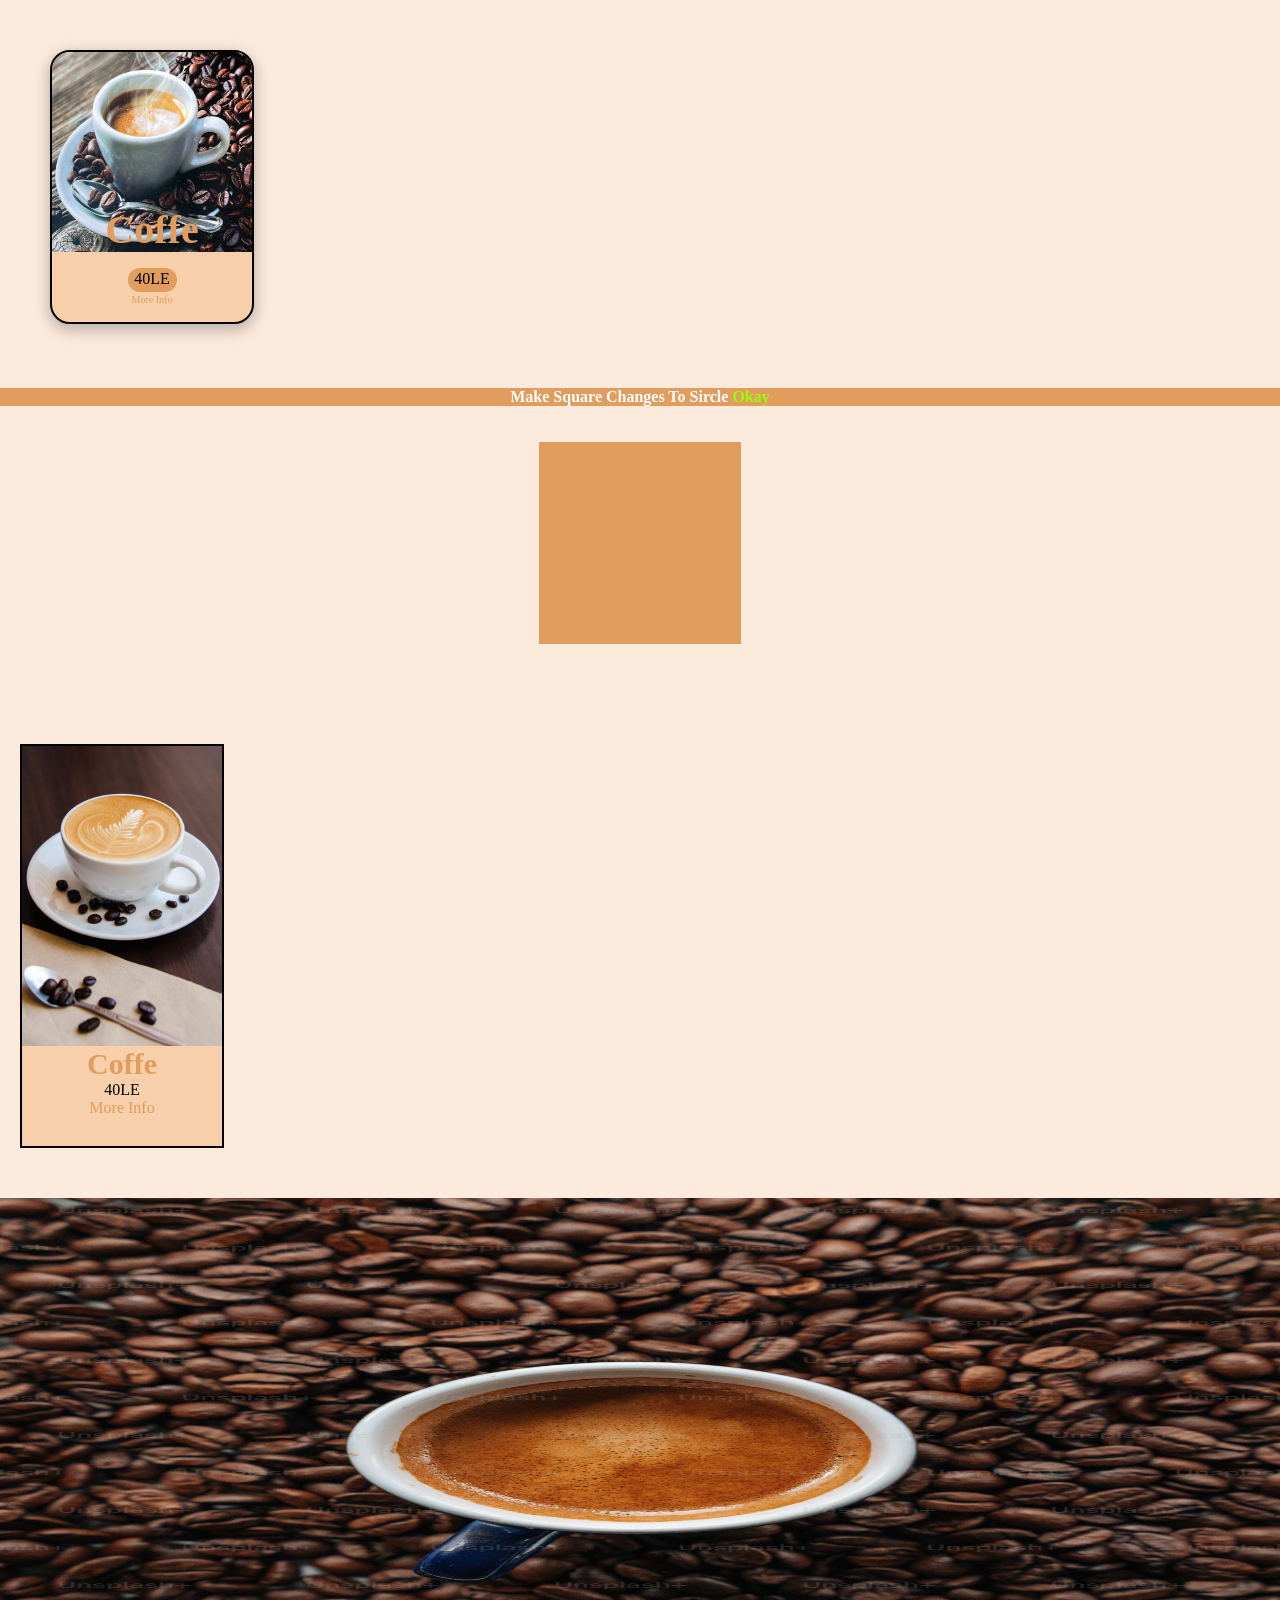
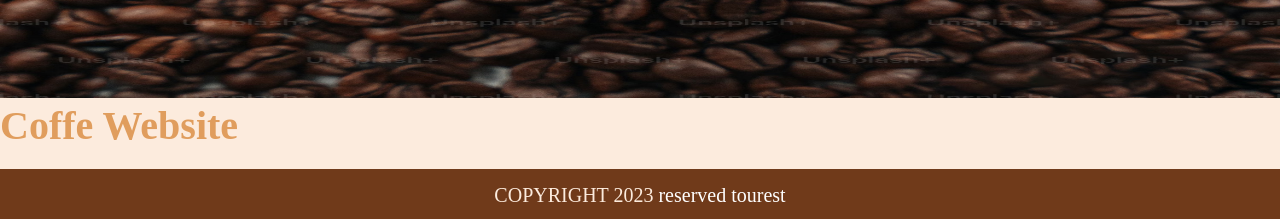
<file: assign-1/index.html>
<!DOCTYPE html>
<html lang="en">
<head>
    <meta charset="UTF-8">
    <meta name="viewport" content="width=device-width, initial-scale=1.0">
    <title>assign-1</title>
    <link rel="stylesheet" href="css/main.css"/>
</head>
<body>

    <!-- first box -->
    <div class="div-1">
        <img src="photos/caffee__ScaleMaxWidthWzEyMDBd.webp" alt="coffe photo" />
        <p class="name-1">coffe</p>
        <span class="price-1">40LE</span>
        <span class="info-1">
            <a href="info-coffe.html" target="_blank" title="more information of coffe">more info</a>
        </span>
    </div>

    <br />

    <!-- second box -->
    <div class="div-2">
        <p>make square changes to sircle <span>okay</span></p>
    </div>
    <div class="div-2-p2"></div>

    <!-- third box -->
    <div class="div-3">
        <img src="photos/caffee-art-latte-decorate-coffee-wooden-72937896.webp" alt="virtecal coffe photo" />
        <p>coffe</p>
        <span class="price-2">40LE</span>
        <span class="info-2">
            <a href="info-coffe.html" target="_blank" title="mor information of coffe">more info</a>
        </span>
    </div>

    <!-- fourth box -->
    <div class="div-4">
        <img src="photos/premium_photo-1675435644687-562e8042b9db.webp" alt="coffe photo end" />
        <span class="sp">coffe website</span>
        <div class="div-4-p2">
            <p>
                <span class="s-1">copyright 2023</span>
                <span class="s-2">reserved tourest</span>
            </p>
        </div>
    </div>
</body>
</html>
</file>
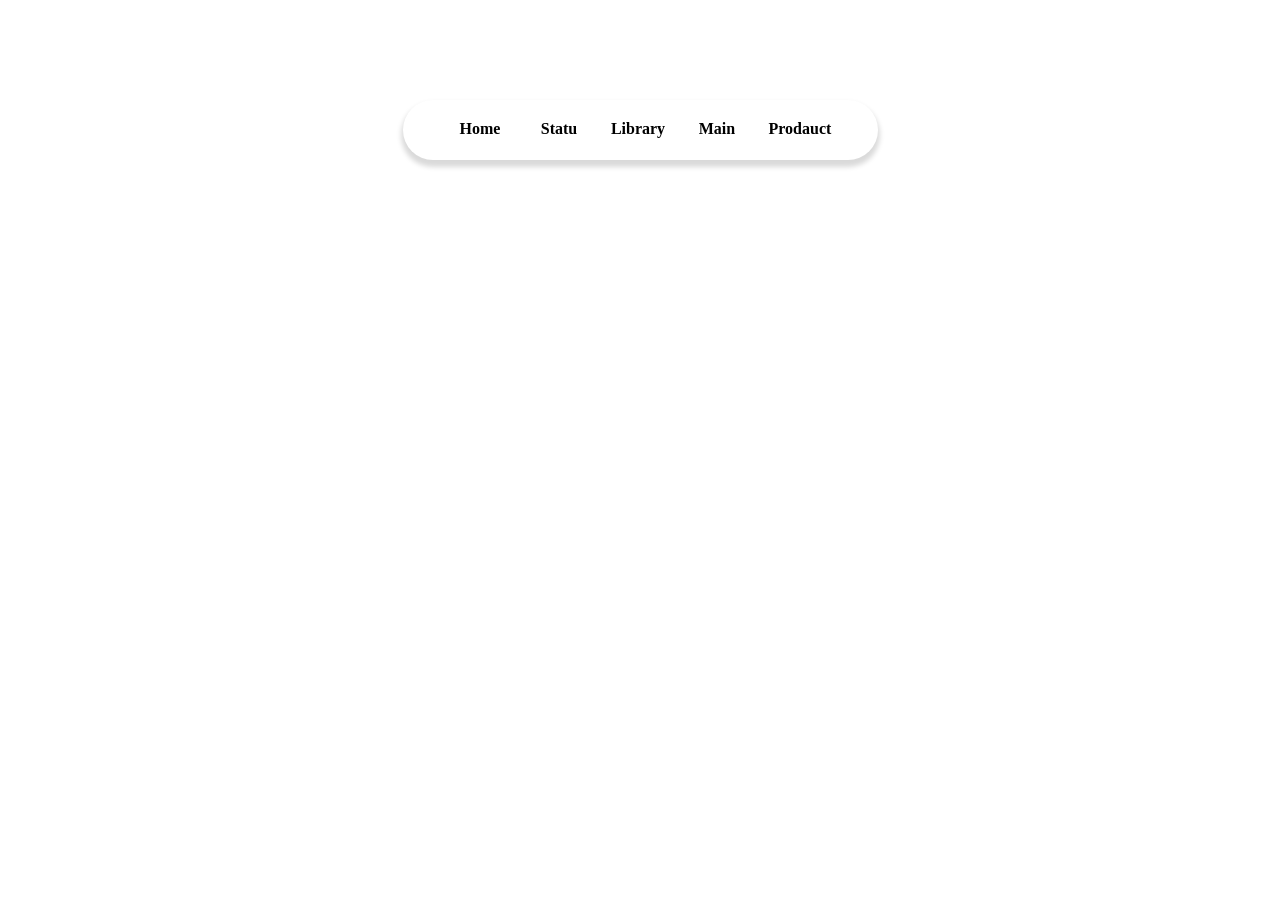
<file: creat-1/index.html>
<!DOCTYPE html>
<html lang="en">
<head>
    <meta charset="UTF-8">
    <meta name="viewport" content="width=, initial-scale=1.0">
    <title>Document</title>
    <link rel="stylesheet" href="css/main.css" />
</head>
<body>
    <div class="nav-1">
        <ul>
            <li class="li-1">home</li>
            <li class="li-2">statu</li>
            <li class="li-3">library</li>
            <li class="li-4">main</li>
            <li class="li-5">prodauct</li>
        </ul>
    </div>
</body>
</html>
</file>
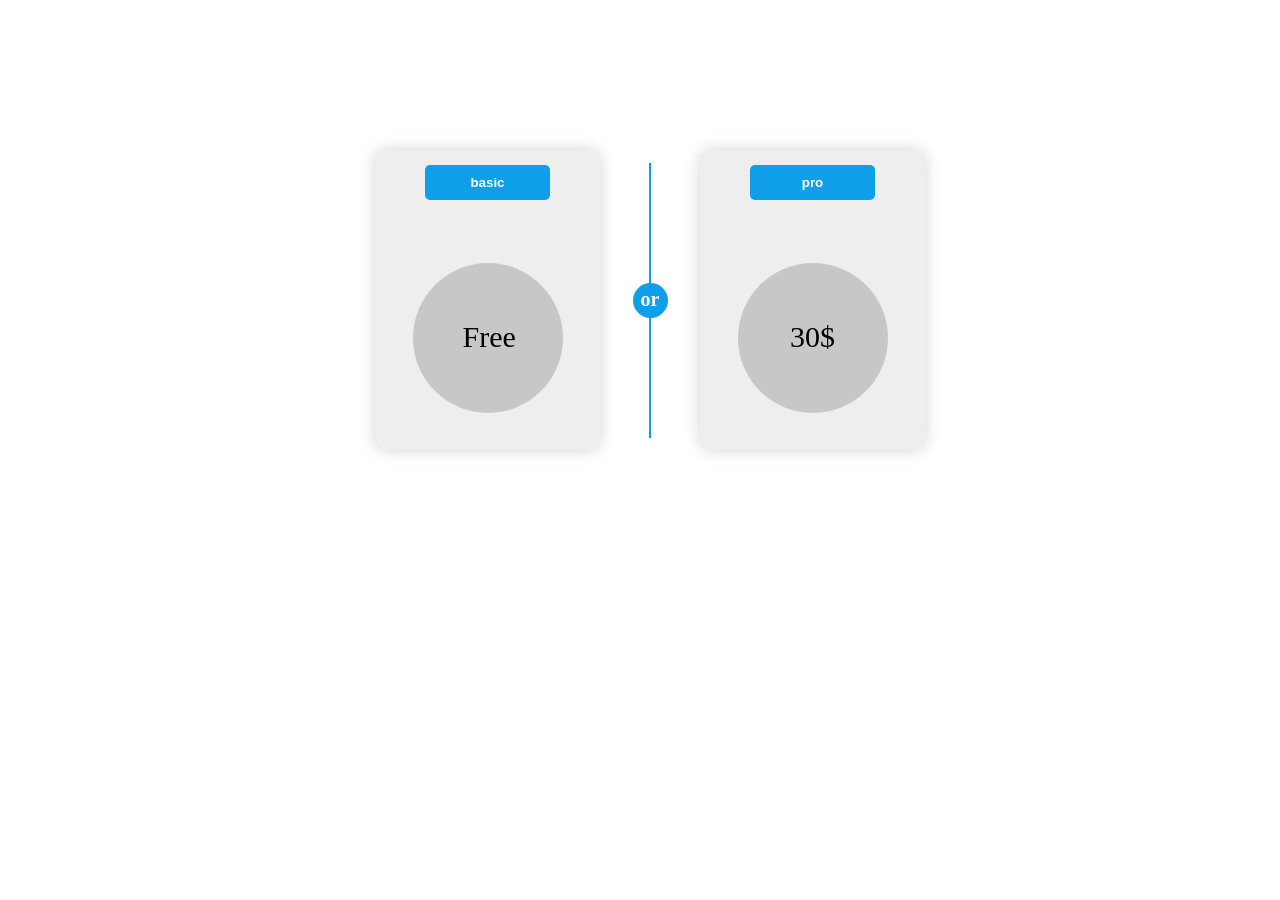
<file: creat-2/index.html>
<!DOCTYPE html>
<html lang="en">
<head>
    <meta charset="UTF-8">
    <meta name="viewport" content="width=device-width, initial-scale=1.0">
    <link rel="stylesheet" href="main.css" />
    <title>Document</title>
</head>
<body>
    <div class="buy">
        <div class="buy-basic">
            <button>basic</button>
            <span>free</span>
        </div>
        <div class="buy-pro">
            <button>pro</button>
            <span>30$</span>
        </div>
    </div>
</body>
</html>
</file>
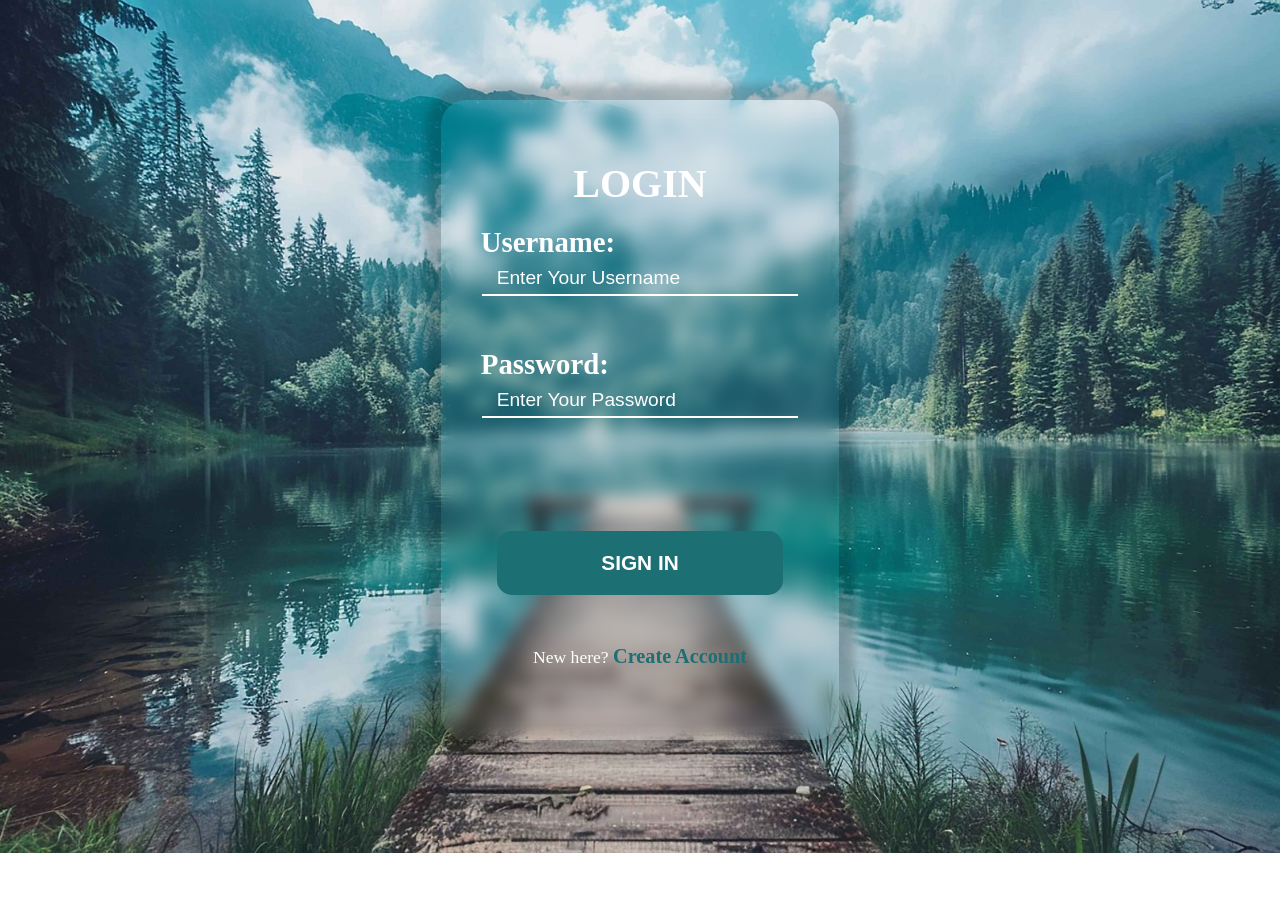
<file: creat-3/index.html>
<!DOCTYPE html>
<html lang="en">
<head>
    <meta charset="UTF-8">
    <meta name="viewport" content="width=device-width, initial-scale=1.0">
    <title>Document</title>
    <link rel="stylesheet" href="main.css">
</head>
<body>
    <div class="cont" >
        <div class="d-form">
            <form class="form-1">
                <p class="p-1">LOGIN</p>
                <div class="div-1">
                    <input type="text" placeholder="Enter Your Username" />
                    <label>Username:</label>
                    
                </div>
                <div class="div-2">
                    <input type="password" placeholder="Enter Your Password" />
                    <label>Password:</label>
                    
                </div>
                <button class="btn-login">SIGN IN</button>
                <p class="p-2">
                    New here? <span><a href="fgd">Create Account</a></span>
                </p>
            </form>
        </div>
    </div>
</body>
</html>
</file>
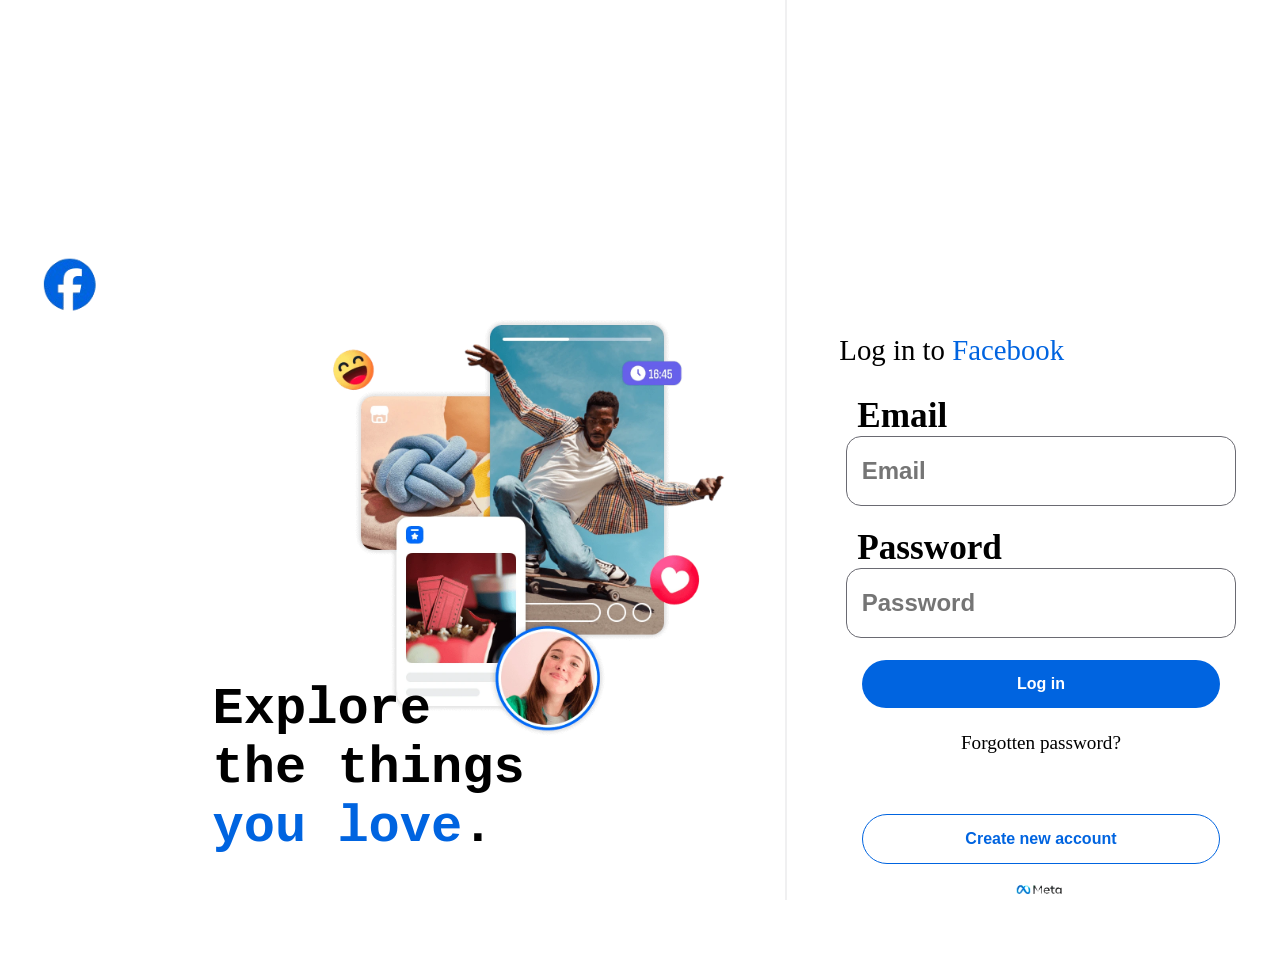
<file: creat-4/index.html>
<!DOCTYPE html>
<html lang="en">
<head>
    <meta charset="UTF-8">
    <meta name="viewport" content="width=device-width, initial-scale=1.0">
    <link rel="stylesheet" href="style.css">
    <title>Document</title>
</head>
<body>
    <div class="cont">
        <div class="style" >
            <img class="icon" src="Screenshot_2026-05-01_011843-removebg-preview.png" alt="icon of facebook" />
            <img class="photo" src="U45qBJmWVHU.webp" alt="photo rels" />
            <pre class="parg">
                Explore
                the things
                <span>you love</span>.
            </pre>
        </div>

        <div class="row"></div>


        <div class="form">
            <form>
                <p>Log in to <span>Facebook</span></p>
                <div class="div-1">
                    <label>Email</label>
                    <input type="email" placeholder="Email" />
                </div>
                <div class="div-2">
                    <label>Password</label>
                    <input type="password" placeholder="Password" />
                </div>
                <button class="btn-1">Log in</button>
                <a href="" title="becous fotget your password">Forgotten password?</a>
                <button class="btn-2">Create new account</button>
                <img src="Screenshot_2026-05-01_023600-removebg-preview.png" alt="mata panar" />
            </form>
        </div>
    </div>
</body>
</html>
</file>
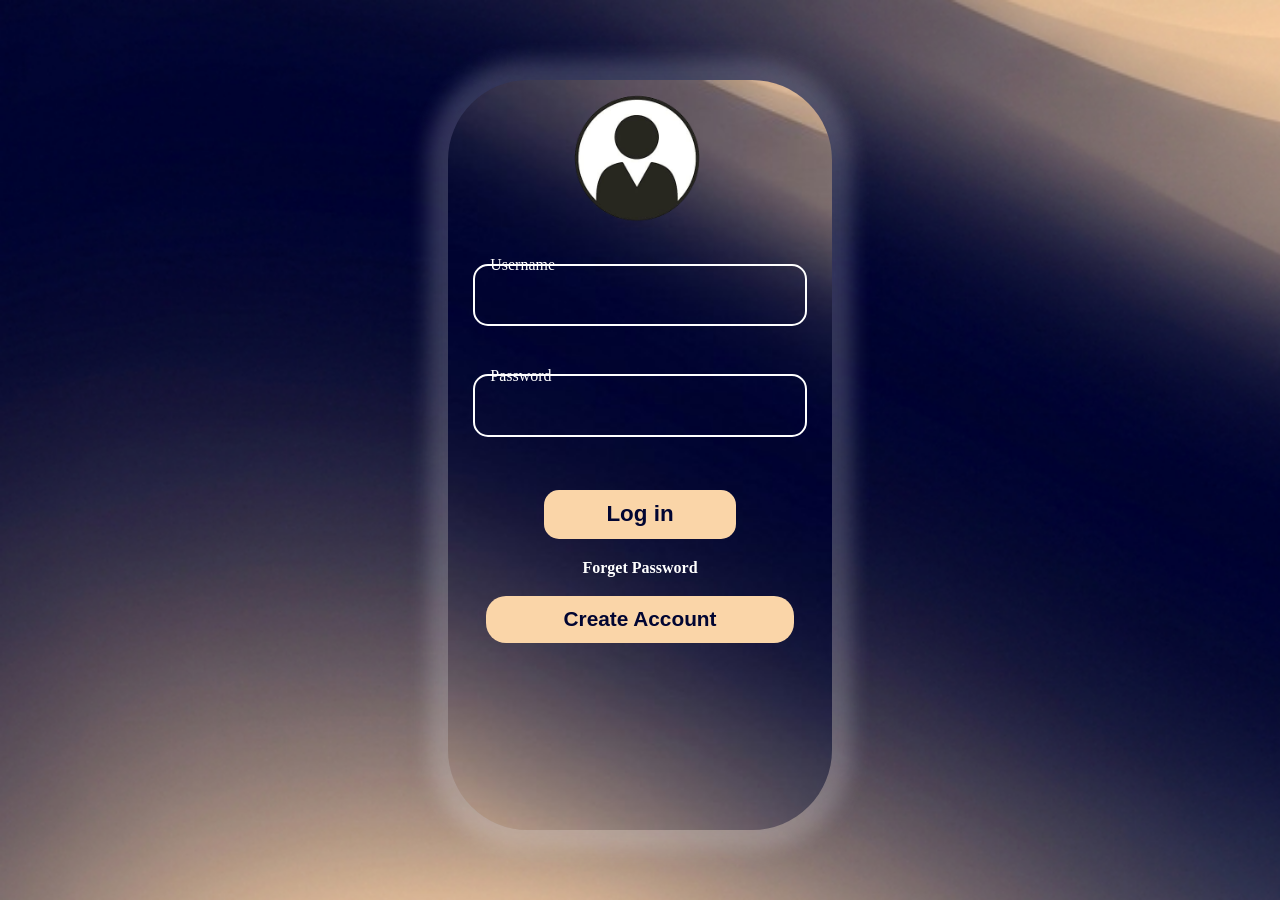
<file: creat-5/index.html>
<!DOCTYPE html>
<html lang="en">
<head>
    <meta charset="UTF-8">
    <meta name="viewport" content="width=device-width, initial-scale=1.0">
    <link rel="stylesheet" href="main.css" />
    <title>Document</title>
</head>
<body>
    <div class="cont">

        <div class="d-form">

            <form class="form-1">

                <div class="prof">
                    <img src="profil.webp" alt="profil photo" />
                </div>

                <div class="div-1">
                    <input type="text" />
                    <label>Username</label>
                </div>

                <div class="div-2">
                    <input type="password" />
                    <label>Password</label>
                </div>

                <div class="div-3">
                <input type="submit" value="Log in" />
                </div>

                <a href="" title="">Forget Password</a>

                <button>Create Account</button>

            </form>

        </div>

    </div>
</body>
</html>
</file>
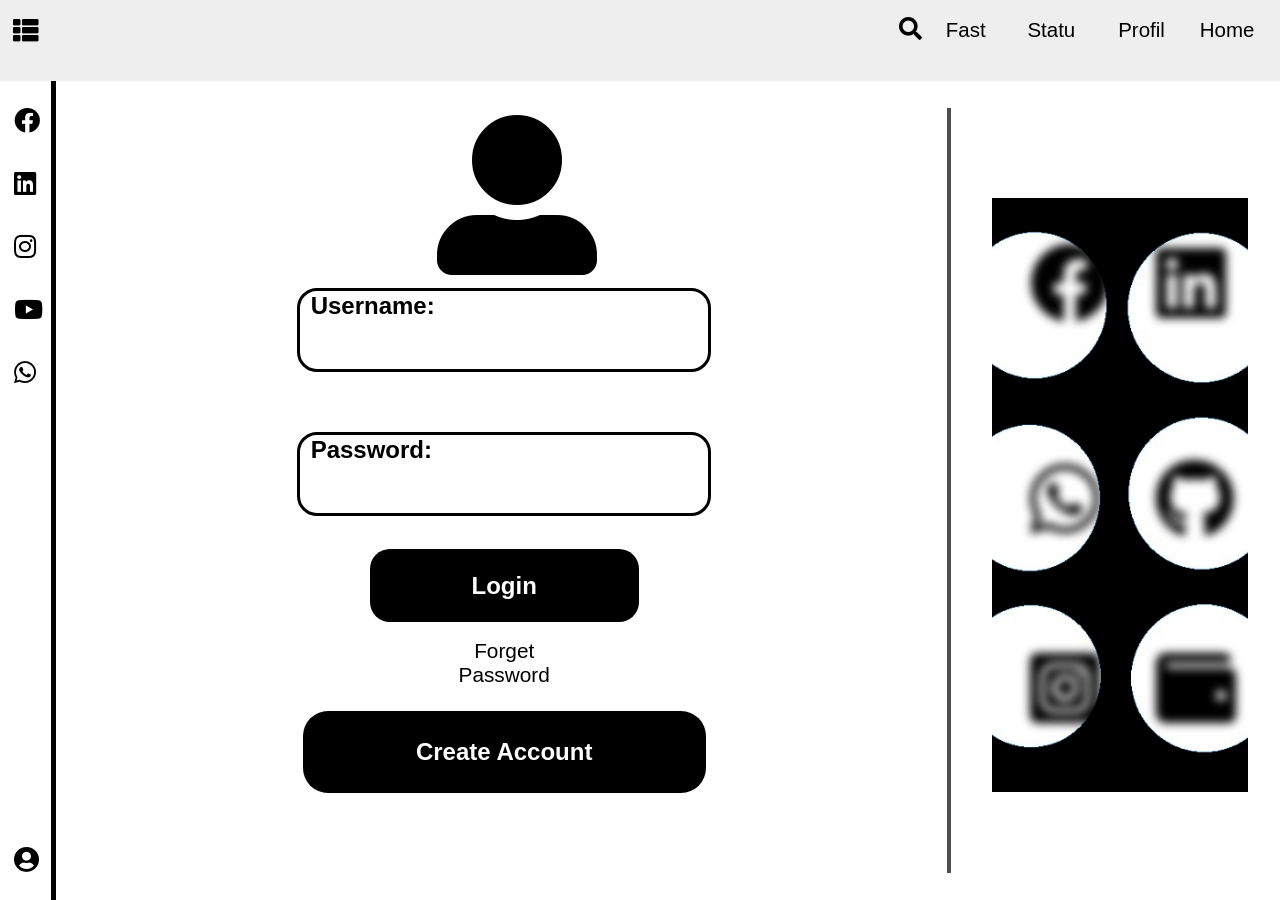
<file: creat-7/index.html>
<!DOCTYPE html>
<html lang="en">
<head>
    <meta charset="UTF-8">
    <meta name="viewport" content="width=, initial-scale=1.0">
    <link rel="stylesheet" href="css/all.css">
    <link rel="stylesheet" href="css/style.css">
    <title>Document</title>
</head>
<body>
    <div class="nav-bar">
        <input type="checkbox" id="check-sidbar"/>
        <label for="check-sidbar"><i class="fas fa-th-list"></i></label>
        <ul>
            <li class="li-1"><a href="">Home</a></li>
            <li class="li-2"><a href="">Profil</a></li>
            <li class="li-3"><a href="">Statu</a></li>
            <li class="li-4"><a href="">Fast</a></li>
            <li class="li-5">
                <div>
                <i class="fas fa-search"></i>
                <input class="search" type="search" placeholder="Search" />
                </div>
            </li>
        </ul>
    </div>

    <div class="nav-sidbar">
        <ul>
            <li class="li-1">
                <a href="">
                    <i class="fab fa-facebook"></i> <span>Facebooke</span>
                </a>
            </li>

            <li class="li-2">
                <a href="">
                    <i class="fab fa-linkedin"></i> <span>Linkdn</span>
                </a>
            </li>

            <li class="li-3">
                <a href="">
                    <i class="fab fa-instagram"></i> <span>Instgram</span>
                </a>
            </li>

            <li class="li-4">
                <a href="">
                    <i class="fab fa-youtube"></i> <span>Youtube</span>
                </a>
            </li>

            <li class="li-5">
                <a href="">
                    <i class="fab fa-whatsapp"></i> <span>Whatsapp</span>
                </a>
            </li>

            <li class="li-6">
                <a href="">
                    <i class="fas fa-user-circle"></i> <span>Profil</span>
                </a>
            </li>
        </ul>
    </div>

    <div class="login" >
        <form>
            <p><i class="fas fa-user-alt"></i></p>
            <div class="div-1" >
                <input type="text" id=""/>
                <label for="">Username:</label> 
            </div>

            <div class="div-2">
                <input type="password" id="" />
                <label for="">Password:</label>
            </div>

            <input type="submit" value="Login" class="sub-login">

            <a href="">Forget Password</a>

            <button >Create Account</button>
        </form>
    </div>

    <div class="row"></div>

    <div class="links" >
        <span class="sp-1">
            <a href=""><i class="fab fa-facebook"></i></a>
        </span>
        <span class="sp-2">
            <a href=""><i class="fab fa-whatsapp"></i></a>
        </span>
        <span class="sp-3">
            <a href=""><i class="fab fa-instagram-square"></i></a>            
        </span>
        <span class="sp-4"> 
            <a href=""><i class="fab fa-linkedin"></i></a>           
        </span>
        <span class="sp-5">
            <a href=""><i class="fab fa-github"></i></a>            
        </span>
        <span class="sp-6">
            <a href=""><i class="fas fa-wallet"></i></a>
        </span>
    </div>
</body>
</html>
</file>
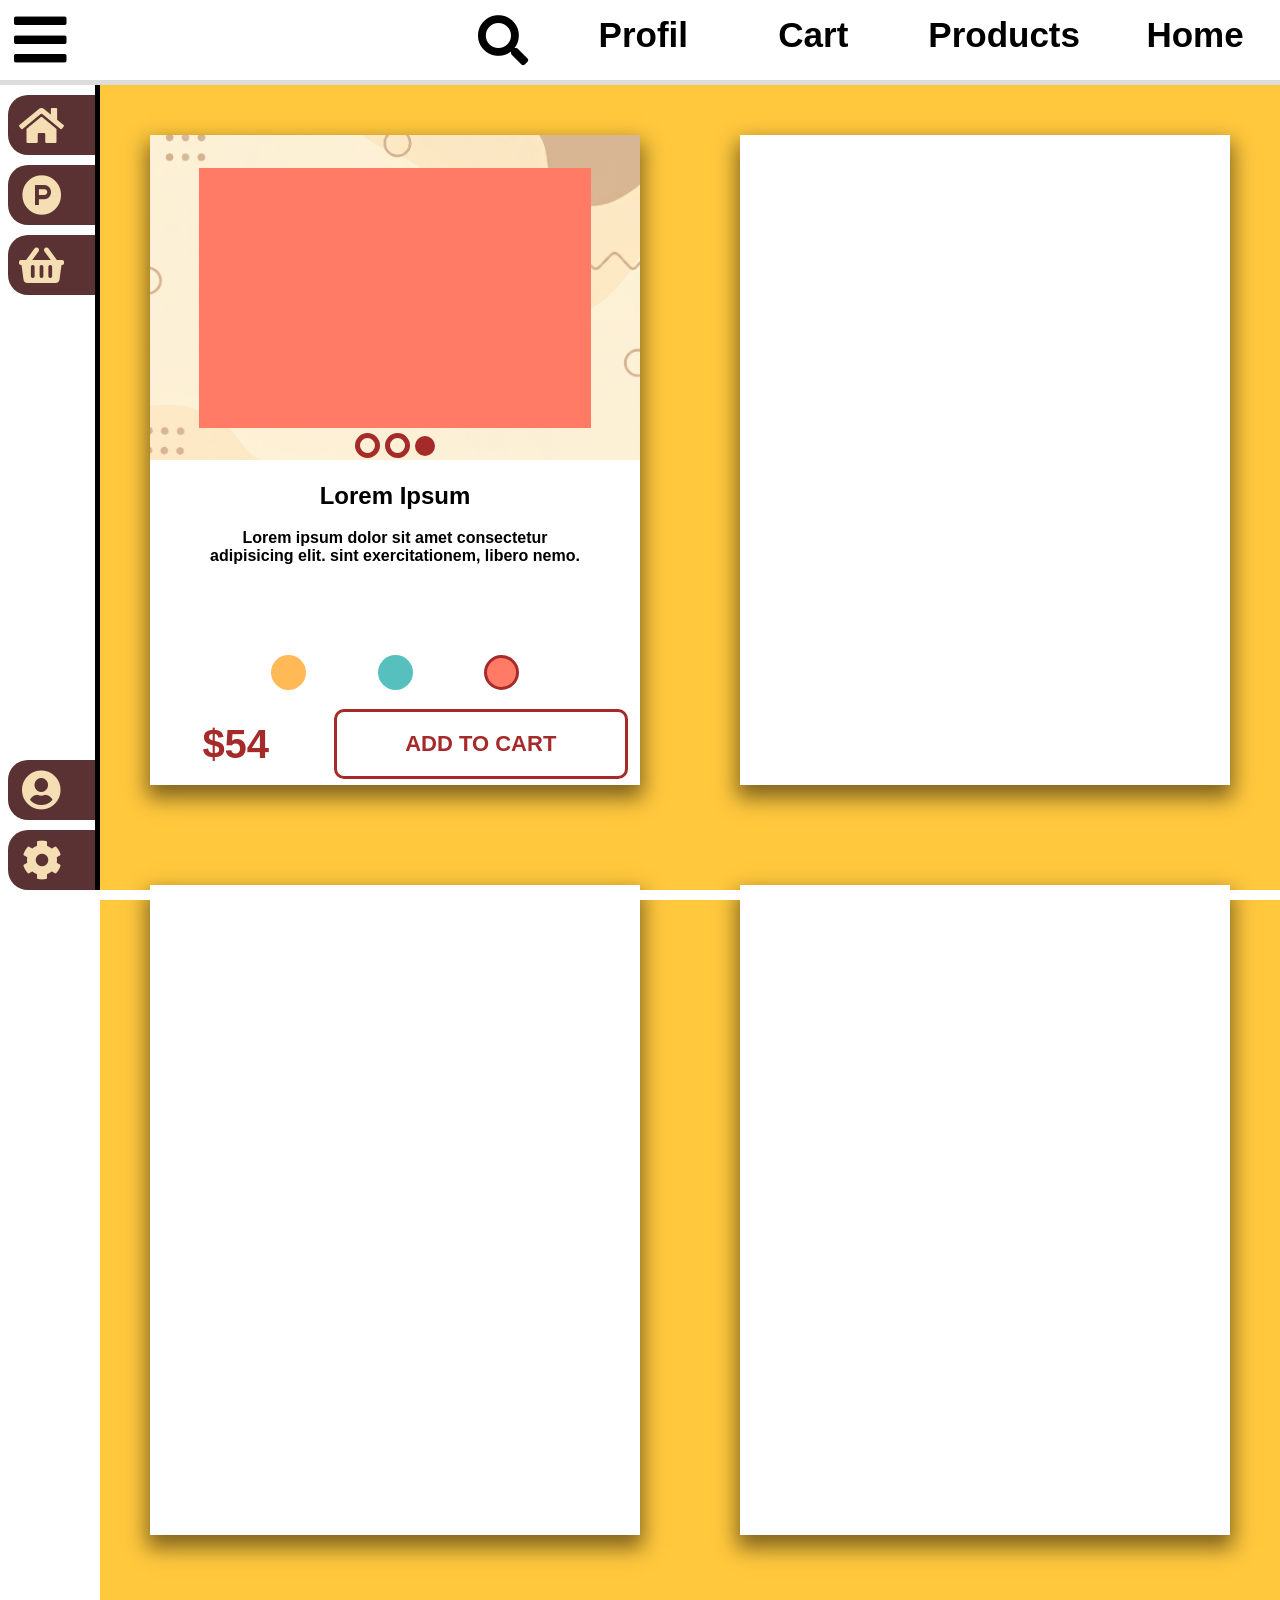
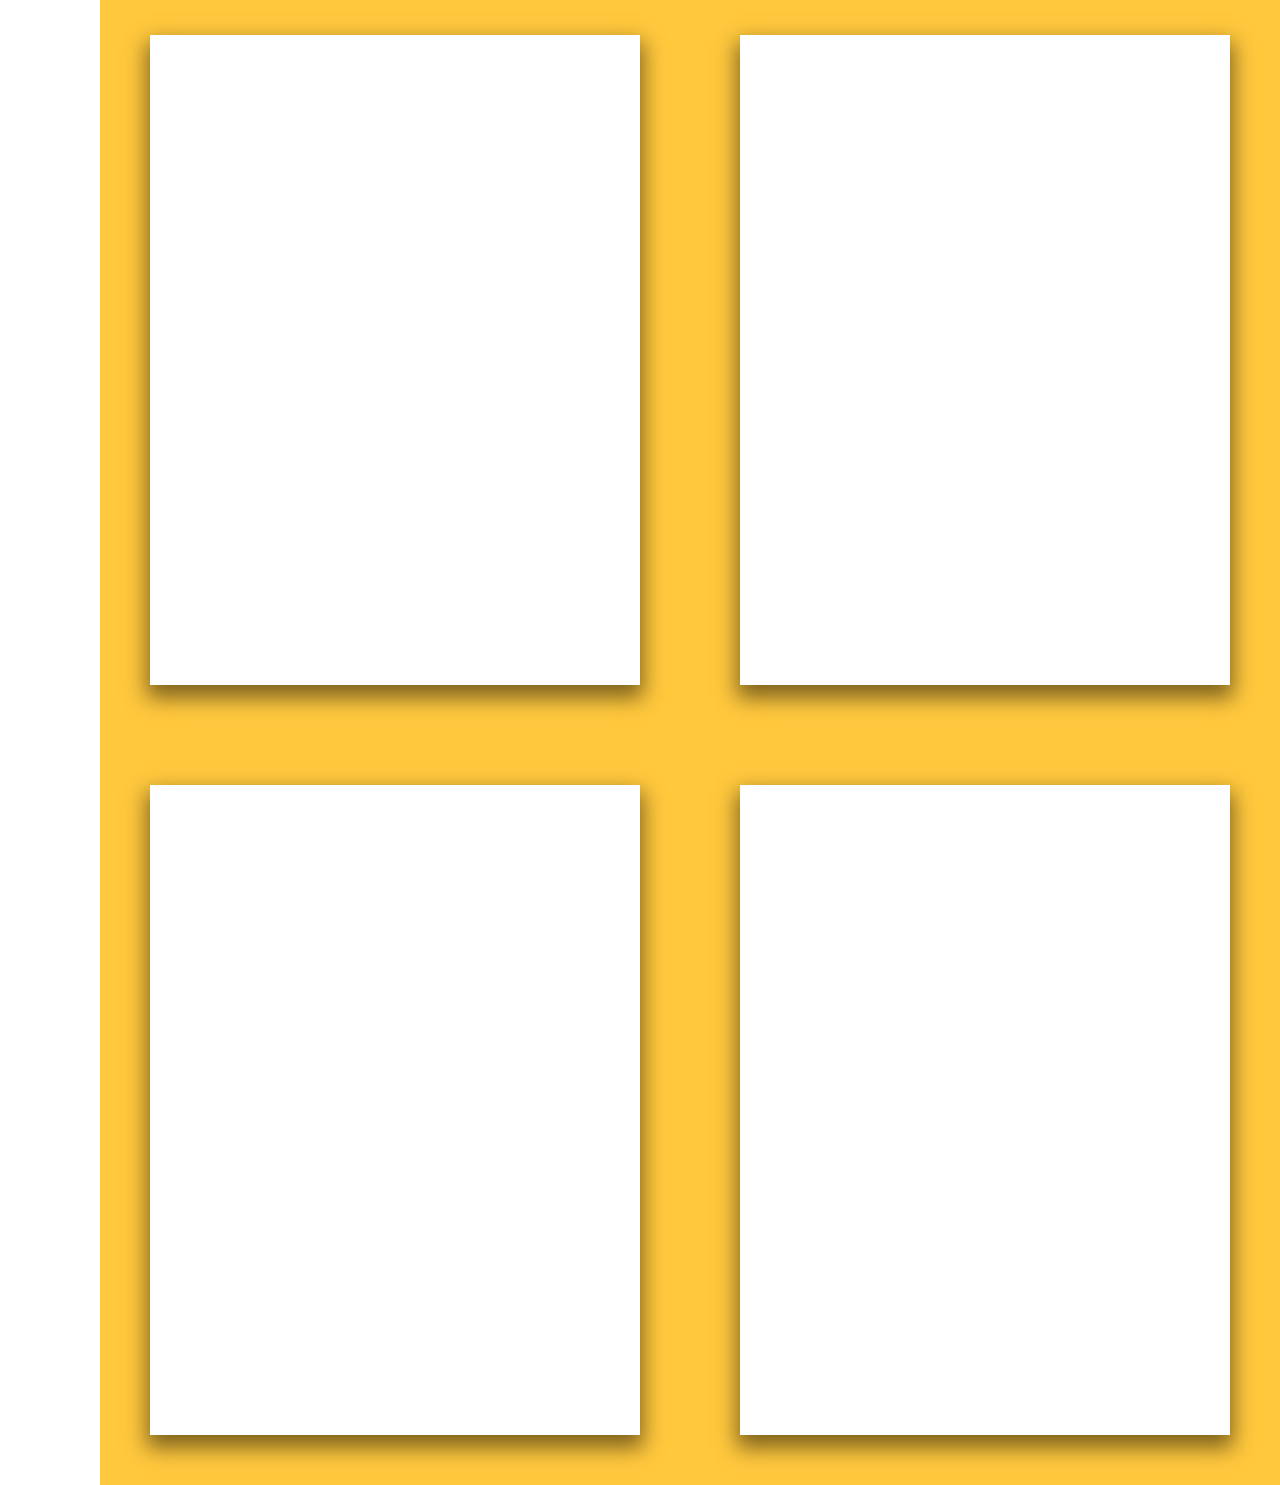
<file: creat-8/index.html>
<!DOCTYPE html>
<html lang="en">
<head>
    <meta charset="UTF-8">
    <meta name="viewport" content="width=device-width, initial-scale=1.0">
    <title>Document</title>
    <link rel="stylesheet" href="css/all.css" />
    <link rel="stylesheet" href="css/style.css" />
</head>
<body>
    <div class="contain">

        <!--  -->
        <div class="nav-bar">

            <div class="check-sidbar">
                <input type="checkbox" id="check-nav-sidbar" />
                <label for="check-nav-sidbar" ><i class="fas fa-bars"></i></label>
            </div>

            <div class="links-nav">
                <ul class="ul-links">
                    <li class="li-1">
                        <a href="" title="" >Home</a>
                    </li>

                    <li class="li-2">
                        <a href="" title="" >Products</a>
                    </li>

                    <li class="li-3">
                        <a href="" title="" >Cart</a>
                    </li>

                    <li class="li-4">
                        <a href="" title="" >Profil</a>
                    </li>

                    <li class="li-5">
                        <input type="search" id="search-nav" placeholder="Search">
                        <i class="fas fa-search"></i>
                    </li>
                </ul>
            </div>

        </div>


        <!--  -->
        <div class="content">
        
            <!--  -->
            <div class="nav-sidbar">
                <ul class="ul-1-sidbar">
                    <li class="li-1">
                        <i class="fas fa-home"></i>
                        <span>Home</span>
                    </li>
                    <li class="li-2">
                        <i class="fab fa-product-hunt"></i>
                        <span>Products</span>
                    </li>
                    <li class="li-3">
                        <i class="fas fa-shopping-basket"></i>
                        <span>Cart</span>
                    </li>
                </ul>
                
                <ul class="ul-2-sidbar">
                    <li class="li-1">
                        <i class="fas fa-user-circle"></i>
                        <span>Profil</span>
                    </li>
                    <li class="li-2">
                        <i class="fas fa-cog"></i>
                        <span>Settings</span>
                    </li>
                </ul>
            </div>


        <!--  -->
        <div class="main-content">


            <!--  1 -->
            <div class="box-1 b1">

                <div class="div1">
                    <div class="icon-link">
                        <a href="" class="face-icon"><i class="fab fa-facebook"></i></a>
                        <a href="" class="twitter-icon"><i class="fab fa-twitter"></i></a>
                    </div>
                    <div class="img">
                        <div class="img-1 ig1"></div>
                        <div class="img-2 ig1"></div>
                        <div class="img-3 ig1"></div>
                    </div>
                    <div class="check-d">
                        <div class="d-1 d"></div>
                        <div class="d-2 d"></div>
                        <div class="d-3 d"></div>
                    </div>
                </div>

                <div class="div2">
                    <div class="caption">
                        <h2>Lorem Ipsum</h2>
                        <p>
                            Lorem ipsum dolor sit amet consectetur adipisicing elit. sint exercitationem, libero nemo.
                        </p>
                    </div>
                    <div class="check-img">
                        <input type="checkbox" id="check-1" checked>
                        <label for="check-1" class="l1"><div></div></label>
                        <input type="checkbox" id="check-2">
                        <label for="check-2" class="l2"><div></div></label>
                        <input type="checkbox" id="check-3">
                        <label for="check-3" class="l3"><div></div></label>
                    </div>
                    <div class="buy">
                        <div class="price">$54</div>
                        <div class="button-buy"><button>ADD TO CART</button></div>
                    </div>
                </div>

            </div>
<!--  -->
            <div class="b1"></div>

            <div class="b1"></div>

            <div class="b1"></div>

            <div class="b1"></div>

            <div class="b1"></div>

            <div class="b1"></div>

            <div class="b1"></div>

    </div>


    <!--  -->
    <div class="mini-footer"></div>

    
    </div>
</body>
</html>
</file>
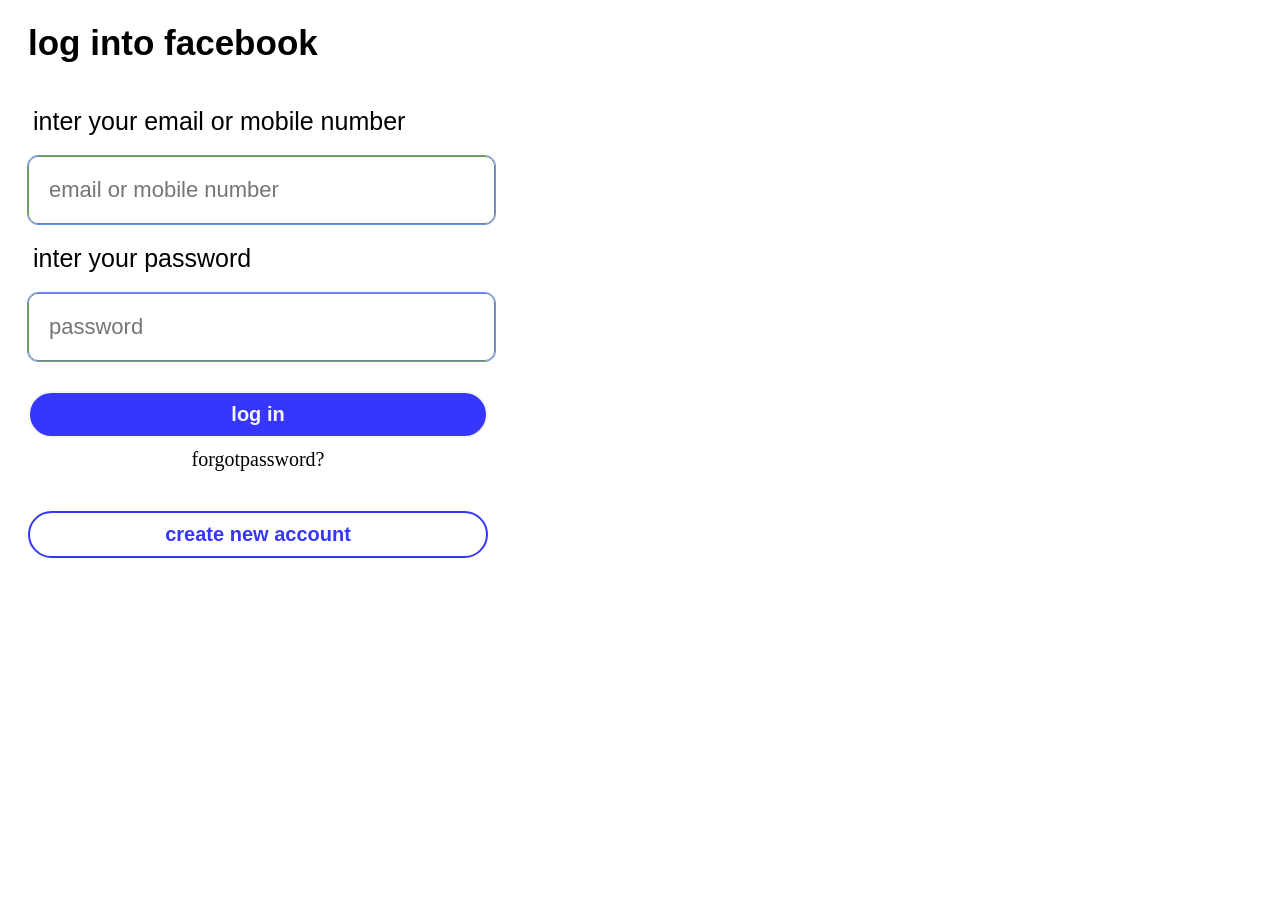
<file: creat-6/after/index.html>
<!DOCTYPE html>
<html>
    <head>
        <title>lec2 task</title>
        <link rel="stylesheet" href="css/style.css" />
    </head>
    <body>
        <div class="container">
            <h1 class="logo">log into facebook</h1>
            <div class="form">
                <form>
                    <div>
                        <label class="label1 both">inter your email or mobile number</label>
                        <input class="input1 inputs" type="text" placeholder="email or mobile number">
                    </div>
                    <div>
                        <label class="label2 both">inter your password</label>
                        <input class="input2 inputs" type="password" placeholder="password">
                    </div>
                        <button class="btn1">log in</button>
                        <a class="link1" href="forgotpassword.html">forgotpassword?</a>
                        <button class="btn2">create new account</button>
                </form>
            </div>
        </div>
    </body>
</html>
</file>
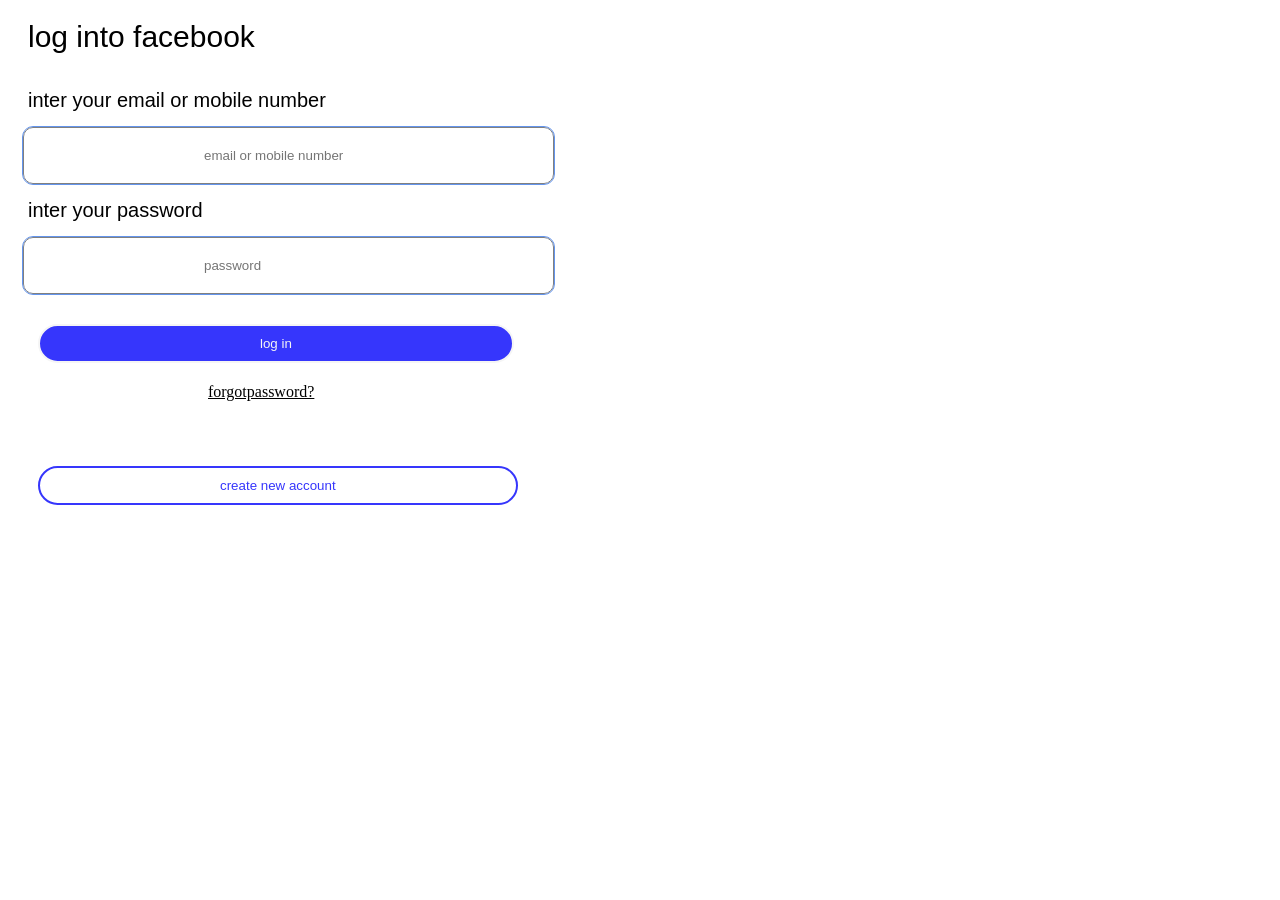
<file: creat-6/before/index.html>
<!DOCTYPE html>
<html>

<title>lec2 task</title>

<link rel="stylesheet" href="css/style.css">

<body>
<div class="container">
    <h1 class="logo">log into facebook</h1>
<div class="form">
    <div>
      <form>
       <label class="label1 both">inter your email or mobile number</label>
       <input class="input1 inputs" type="text" placeholder="email or mobile number">
      </form>
    </div>
    <div>
        <form>
            <label class="label2 both">inter your password</label>
            <input class="input2 inputs" type="password" placeholder="password">
        </form>
    </div>
    <button class="btn1">log in</button>
    <a class="link1" href="forgotpassword.html">forgotpassword?</a>
    <button class="btn2">create new account</button>


</div>

</div>


</body>





</html>
</file>
<file: assign-1/css/main.css>
:root{
    --main-color:rgb(252, 235, 221) ;
    --second-color: rgb(247, 207, 170) ;
    --third-color: rgb(224, 157, 93) ;
    --fourth-color: rgb(112, 58, 26);
    --main-box-shadow: 0px 5px 15px 1.5px rgb(0 0 0 / 25%);
    --hover-box-shadow:0px 20px 15px 7px rgba(0 0 0 / 30%) ;
}

/* first box */

body {
    background-color: var(--main-color);
    text-transform: capitalize;
    margin: 0;

}

.div-1 {
    width: 200px;
    height: 270px;
    background-color: var(--second-color);
    border: 2px solid black;
    border-radius: 20px;
    -webkit-border-radius: 20px;
    -moz-border-radius: 20px;
    -ms-border-radius: 20px;
    -o-border-radius: 20px;
    margin: 0px 0px 0px 50px;
    box-shadow: var(--main-box-shadow);
    transition: 1s;
    -webkit-transition: 1s;
    -moz-transition: 1s;
    -ms-transition: 1s;
    -o-transition: 1s;
    transform: translateY(50px);
    -webkit-transform: translateY(50px);
    -moz-transform: translateY(50px);
    -ms-transform: translateY(50px);
    -o-transform: translateY(50px);
}

.div-1:hover {
    transform: translateY(35px);
    -webkit-transform: translateY(35px);
    -moz-transform: translateY(35px);
    -ms-transform: translateY(35px);
    -o-transform: translateY(35px);
    box-shadow: var(--hover-box-shadow);
}

.div-1 img{
    width: 200px;
    height: 200px;
    border-top-left-radius: 18px;
    border-top-right-radius: 18px;
}

.div-1 .name-1 {
    color: var(--third-color);
    text-align: center;
    margin-top: -50px;
    font-size: 40px;
    font-weight: 900;
}

.div-1  .price-1{
    display: block;
    width: 45px;
    height: 20px;
    background-color: var(--third-color);
    text-align: center;
    margin: auto;
    margin-top: -25px;
    padding: 2px;
    border-radius: 20px;
    -webkit-border-radius: 20px;
    -moz-border-radius: 20px;
    -ms-border-radius: 20px;
    -o-border-radius: 20px;
    cursor: pointer;
    transition: 1s;
    -webkit-transition: 1s;
    -moz-transition: 1s;
    -ms-transition: 1s;
    -o-transition: 1s;
}

.div-1 .price-1:hover {
    padding: 10px;
    width: 60px;
}

.div-1 .info-1 {
    display: block;
    width: fit-content;
    margin: auto;
    margin-top: 2px;
}

.div-1 a {
    display: block;
    text-decoration: none;
    color: var(--third-color);
    font-size: 10px;
}

/* second box */

.div-2 {
    background-color:var(--third-color);
    transform: translateY(80px);
    -webkit-transform: translateY(80px);
    -moz-transform: translateY(80px);
    -ms-transform: translateY(80px);
    -o-transform: translateY(80px);
    text-align: center;
    color: rgb(255, 255, 255);
    font-weight: bold;
    text-transform: capitalize;
}

.div-2 span {
    color: rgb(153, 255, 0);
}

.div-2-p2 {
    width: 200px;
    height: 200px;
    margin: auto;
    background-color: var(--third-color);
    transform: translateY(100px);
    -webkit-transform: translateY(100px);
    -moz-transform: translateY(100px);
    -ms-transform: translateY(100px);
    -o-transform: translateY(100px);
    transition: 1.5s;
    transition-delay:0.1s ;
    cursor: pointer;
    border: 1px solid var(--third-color);
}


.div-2-p2:hover {
    border-radius: 50%;
    -webkit-border-radius: 50%;
    -moz-border-radius: 50%;
    -ms-border-radius: 50%;
    -o-border-radius: 50%;
}

/* third box */

.div-3 {
    width: 200px;
    height: 400px;
    text-transform: capitalize;
    transform: translatey(200px);
    -webkit-transform: translatey(200px);
    -moz-transform: translatey(200px);
    -ms-transform: translatey(200px);
    -o-transform: translatey(200px);
    margin-left: 20px;
    background-color: var(--second-color);
    border: 2px solid black;
    transition:all 1s ease-in-out;
    -webkit-transition:all 1s ease-in-out;
    -moz-transition:all 1s ease-in-out;
    -ms-transition:all 1s ease-in-out;
    -o-transition:all 1s ease-in-out;
}

.div-3 img {
    width: 200px;
    height: 300px;
}

.div-3 p {
    color: var(--third-color);
    font-size: 30px;
    text-align: center;
    margin-top: -3px;
    font-weight: 900;
}

.div-3 .price-2 {
    display:block;
    text-align: center;
    margin-top: -30px;
}

.div-3 .info-2 {
    display: block;
    text-align: center;
}

.div-3 .info-2 a {
    color:var(--third-color);
    text-decoration: none;
}

/* fourth box */

.div-4 {
    width: 100%;
    height: 550px;
    transform: translateY(250px);
    -webkit-transform: translateY(250px);
    -moz-transform: translateY(250px);
    -ms-transform: translateY(250px);
    -o-transform: translateY(250px);
}

.div-4 img {
    width: 100%;
    height: 500px;
}

.div-4 .sp {
    color:var(--third-color);
    font-size: 40px;
    font-weight: 900;
}

.div-4 .div-4-p2 {
    box-sizing: border-box;
    width: 100%;
    height: 50px;
    background-color: var(--fourth-color);
    font-size: 20px;
    text-align: center;
}

.div-4 .div-4-p2 p {
    transform: translateY(15px);
    -webkit-transform: translateY(15px);
    -moz-transform: translateY(15px);
    -ms-transform: translateY(15px);
    -o-transform: translateY(15px);
}

.div-4 .div-4-p2 p .s-1 {
    color: var(--main-color);
    text-transform: uppercase;
}

.div-4 .div-4-p2 p .s-2 {
    color: white;
    text-transform: lowercase;
}
</file>
<file: creat-1/css/main.css>
.nav-1 {
    width: calc((55px * 5 ) + (20px * 5) + 100px);
    height: 60px;
    background-color: #ffffff;
    border-radius: 150px;
    -webkit-border-radius: 150px;
    -moz-border-radius: 150px;
    -ms-border-radius: 150px;
    -o-border-radius: 150px;
    margin: auto;
    margin-top: 100px;
    box-shadow: 0px 5px 5px 2px rgb(0 0 0 / 15%);
}




.nav-1 ul li {
    width: 55px;
    display: inline-block;
    text-align: center;
    text-decoration: none;
    list-style-type: none;
    margin: 0;
    padding: 10px;
    border-radius: 50px;
    -webkit-border-radius: 50px;
    -moz-border-radius: 50px;
    -ms-border-radius: 50px;
    -o-border-radius: 50px;
    transform: translatey(10px);
    -webkit-transform: translatey(10px);
    -moz-transform: translatey(10px);
    -ms-transform: translatey(10px);
    -o-transform: translatey(10px);
    font-size: 16px;
    font-weight: 900;
    transition: 0.5s ease-in-out;
    -webkit-transition: 0.5s ease-in-out;
    -moz-transition: 0.5s ease-in-out;
    -ms-transition: 0.5s ease-in-out;
    -o-transition: 0.5s ease-in-out;
    cursor: pointer;
    text-transform: capitalize;
}

.nav-1 ul li:hover {
    background-color: rgb(78, 154, 226);
    box-shadow: 0 2px 2px 2px rgb(0 0 0 / 15%);
    transform: translateY(-3px);
    -webkit-transform: translateY(-3px);
    -moz-transform: translateY(-3px);
    -ms-transform: translateY(-3px);
    -o-transform: translateY(-3px);
}
</file>
<file: creat-2/main.css>
/* main color and shadows */
:root {
    --main-color:#eee ;
    --secundary-color: #c7c7c7 ;
    --blue-color: #0e9fe8 ;
    --main-box-shadow: 0px 0px 15px 1.5px rgb(0 0 0 / 15%) ;
    --hover-box-shadow: 0px 20px 15px 7px rgb(0 0 0 / 15%) ;
    --card-radius: 5% ;
}

.buy {
    width: 550px ;
    height: 300px ;
    position: relative ;
    margin-left: calc(50% - 265px);
    margin-top: 150px ;
    text-transform: capitalize;
}

.buy::before {
    content: "" ;
    position: absolute ;
    width: 2px ;
    height: 275px ;
    background-color: var(--blue-color);
    top: 12.5px ;
    left: calc(50% - 1px ) ;
    z-index: 1 ;
}

.buy::after {
    content: "or" ;
    position: absolute ;
    font-weight: bold ;
    top: calc(50% - (35px / 2)) ;
    left: calc(50% - (35px / 2)) ;
    background-color: var(--blue-color) ;
    font-size: 20px ;
    color: white ;
    text-transform: none ;
    width: 25px;
    height: 25px;
    text-align: center ;
    padding: 5px;
    border-radius:50%;
    -webkit-border-radius:50%;
    -moz-border-radius:50%;
    -ms-border-radius:50%;
    -o-border-radius:50%;
    z-index: 2 ;
}

.buy .buy-basic,
.buy .buy-pro {
    position: absolute ;
    width: 225px ;
    height: 300px ;
    background-color: #eee ;
    display: inline-block ;
    border-radius: var(--card-radius);
    -webkit-border-radius: var(--card-radius);
    -moz-border-radius: var(--card-radius);
    -ms-border-radius: var(--card-radius);
    -o-border-radius: var(--card-radius);
    box-shadow: var(--main-box-shadow) ;
    transition-property: all ;
    transition-duration: 650ms ;
    transition-timing-function: ease-in-out ;
    transition-delay: 150ms ;
}

.buy .buy-basic {
    left: 0 ;
}

.buy .buy-pro {
    right: 0 ;
}

.buy .buy-basic:hover,
.buy .buy-pro:hover {
    box-shadow: var(--hover-box-shadow) ;
    width: 230px ;
    height: 305px ;
    margin-top: -20px ;
}

.buy button {
    position: absolute ;
    display: inline-block ;
    width: calc(225px - 100px) ;
    border: none ;
    background-color: var(--blue-color) ;
    color: white ;
    font-weight: bold ;
    padding: 10px ;
    border-radius: 5px ;
    -webkit-border-radius: 5px ;
    -moz-border-radius: 5px ;
    -ms-border-radius: 5px ;
    -o-border-radius: 5px ;
    cursor: pointer ;
    top: 15px; 
    left: calc(100px / 2) ;
    transition-delay: 150ms ;
    transition: 1s;
    -webkit-transition: 1s;
    -moz-transition: 1s;
    -ms-transition: 1s;
    -o-transition: 1s;
}

.buy button:hover {
    width: calc(225px - 30px);
    left: calc(30px / 2);
    transition-property: all ;
    transition-duration: 800ms ;
    transition-timing-function: ease-in-out ;
}

.buy span {
    position: absolute ;
    display: inline-block ;
    width: 50px ;
    height: 35px ;
    border-radius: 50% ;
    -webkit-border-radius: 50% ;
    -moz-border-radius: 50% ;
    -ms-border-radius: 50% ;
    -o-border-radius: 50% ;
    background-color: var(--secundary-color);
    padding: calc((150px - 35px) / 2) 50px ;
    font-size: 30px ;
    text-align: center ;
    bottom: calc((225px - 150px) / 2) ;
    left: calc((225px - 150px) / 2) ;
}
</file>
<file: creat-3/main.css>
:root {
    --main-color: rgb(255 255 255);
    --second-color: rgb(28, 111, 115);
}


body {
    margin: 0;
    padding: 0;
    background-image: url(background.webp);
    background-repeat: no-repeat;
    background-attachment: scroll;
    background-size: cover;
}

.cont {
    margin: 0;
    display: block;
    width: 100%;
}

.d-form {
    backdrop-filter: blur(8px);
    height: 600px;
    width: 28%;
    margin: auto;
    margin-top: 100px;
    border-radius: 25px;
    -webkit-border-radius: 25px;
    -moz-border-radius: 25px;
    -ms-border-radius: 25px;
    -o-border-radius: 25px;
    box-shadow: 0px 0px 10px 15px rgb(0, 0, 0, 0.2);
    padding: 20px;
}

.d-form .p-1 {
    font-size: 250%;
    font-weight: 800;
    color: var(--main-color);
    text-align: center;
}

.d-form label {
    display: block;
    margin-top: px;
    margin-left: 20px;
    font-size: 180%;
    font-weight: 900;
    color: var(--main-color);
    transition: 0.5s;
    -webkit-transition: 0.5s;
    -moz-transition: 0.5s;
    -ms-transition: 0.5s;
    -o-transition: 0.5s;
}

.d-form input:focus + label {
    color: var(--second-color)
}




.d-form .div-1 label {
    margin-top: -70px;
}

.d-form .div-1 input {
    margin-top: 20px;
}

.d-form .div-2 label{
    margin-top: -70px;
    margin-bottom: 80px;
}

.d-form .div-2 input{
    margin-top: 110px;
}




.d-form input {
    display: block;
    outline: none;
    border: none;
    border-bottom: 2px solid var(--main-color);
    width: 80%;
    margin: auto;
    padding: 20px 15px 5px 15px;
    font-size: 120%;
    color: var(--main-color);
    background: transparent;
    transition: 0.5s;
    -webkit-transition: 0.5s;
    -moz-transition: 0.5s;
    -ms-transition: 0.5s;
    -o-transition: 0.5s;
}

.d-form input:focus {
    border-bottom: 2px solid var(--second-color);
}

.d-form input::placeholder {
    color: var(--main-color);
    transition: 0.5s;
    -webkit-transition: 0.5s;
    -moz-transition: 0.5s;
    -ms-transition: 0.5s;
    -o-transition: 0.5s;
}

.d-form input:focus::placeholder{
    color: var(--second-color)
}


.d-form .btn-login {
    display: block;
    width: 80%;
    margin: auto;
    padding: 20px;
    outline: none;
    border: none;
    border-radius: 15px;
    -webkit-border-radius: 15px;
    -moz-border-radius: 15px;
    -ms-border-radius: 15px;
    -o-border-radius: 15px;
    font-size: 130%;
    font-weight: 800;
    color: var(--main-color);
    background-color: var(--second-color);
    margin-top: 150px;
    cursor: pointer;
    transition: 0.3s;
    -webkit-transition: 0.3s;
    -moz-transition: 0.3s;
    -ms-transition: 0.3s;
    -o-transition: 0.3s;
}

.d-form .btn-login:hover {
    padding: 25px;
    width: 81%;
}



.d-form .p-2{
    display: block;
    font-size: 110%;
    color: var(--main-color);
    text-align: center;
    margin-top: 50px;
}

.d-form .p-2 span a {
    color: var(--second-color);
    font-weight: 900;
    font-size: 115%;
    text-decoration: none;
}
</file>
<file: creat-4/style.css>
:root {
    --main-color: rgb(106, 106, 114);
    --second-color: rgb(0, 100, 224);
}

body {
    margin: 0;
    padding: 0;

}

.cont {
    display: inline-block;
    width: 100%;
    height: 100%;
    margin: 0;
    padding: 0;
}

.style {
    margin: 0;
    display: inline-block;
    width: 64%;
    height: 100%;
}

.style .icon {
    display: block;
    width: 10% ;
    margin: 30px 0 0 30px;
}

.style .photo {
    display: block;
    width: 60%;
    margin-left: 30%;
    margin-top: -5%;

}

.style .parg {
    display: inline-block;
    font-size: 400%;
    font-weight: 900;
    margin-top: -11%;
    margin-left: -35%;
}

.style .parg span {
    color:var(--second-color);
}



/*  */

.row {
    display: inline-block;
    width: 0.2%;
    height: 900px;
    background-color: rgb(106, 106, 114, 0.1);
    margin-left: -3%;
}


/*  */


.form {
    margin-left: 2%;
    display: inline-block;
    /* background-color: #eee; */
    width: 35%;
    margin-top: -40%;
    vertical-align: middle;
}

.form p {
    font-size: 180%;
    margin-top: -10%;
    margin-left: 5%;
    font-weight: 500;
}

.form p span {
    color: var(--second-color)
}

.form label {
    display: block;
    font-size: 220%;
    font-weight: 900;
    margin-left: 9% ;
}


.form .div-1 input { 
    margin-bottom: 5%;
}

.form .div-2 input {
    margin-bottom: 5%;
}


.form input {
    font-size: 150%;
    font-weight: 600;
    display: block;
    width: 80%;
    margin: auto;
    outline: none;
    border: 1px solid var(--main-color);
    padding: 20px 15px;
    border-radius: 15px;
    -webkit-border-radius: 15px;
    -moz-border-radius: 15px;
    -ms-border-radius: 15px;
    -o-border-radius: 15px;
    transition: 0.3s;
    -webkit-transition: 0.3s;
    -moz-transition: 0.3s;
    -ms-transition: 0.3s;
    -o-transition: 0.3s;
}

.form input:focus {
    border: 1px solid var(--second-color);
    width: 81%;
    padding: 25px 20px;
}

.form .btn-1 {
    display: block;
    background-color: var(--second-color);
    width: 80%;
    margin: auto;
    padding: 15px 10px;
    outline: none;
    border: none;
    border-radius: 50px;
    -webkit-border-radius: 50px;
    -moz-border-radius: 50px;
    -ms-border-radius: 50px;
    -o-border-radius: 50px;
    font-size: 100%;
    color: white;
    font-weight: 900;
    cursor: pointer;
}

.form .btn-1:hover {
    width: 81%;
    padding: 16px 11px;
    background-color: rgb(1, 85, 187);
}

.form a {
    display: block;
    margin: auto;
    text-decoration: none;
    color: black;
    font-size: 120%;
    text-align: center;
    margin-top: 2%;
    width: 80%;
    padding: 15px 10px;
    border-radius: 50px;
    -webkit-border-radius: 50px;
    -moz-border-radius: 50px;
    -ms-border-radius: 50px;
    -o-border-radius: 50px;
}

.form a:hover {
    background-color: #eee;
    width: 81%;
    padding: 16px 11px;
}

.form .btn-2 {
    display: block;
    background-color: white;
    width: 80%;
    margin: auto;
    margin-top: 10%;
    padding: 15px 10px;
    outline: none;
    border: 1px solid var(--second-color);
    border-radius: 50px;
    -webkit-border-radius: 50px;
    -moz-border-radius: 50px;
    -ms-border-radius: 50px;
    -o-border-radius: 50px;
    font-size: 100%;
    color: var(--second-color);
    font-weight: 900;
    cursor: pointer;
}

.form .btn-2:hover {
    background-color: #eee;
    width: 81%;
    padding: 16px 11px;
}

.form img {
    display: block;
    margin: auto;
    width: 15%;
    margin-top: 3%;
}
</file>
<file: creat-5/main.css>
:root {
    --main-color:rgb(1, 5, 50);
    --second-color:rgb(250, 213, 168);
}


body {
    margin: 0;
    padding: 0;
    background-image: url(back.webp);
    background-repeat: no-repeat;
    background-size: cover;
    background-attachment: scroll;
    height: 820px;
}

.d-form {
    display: block;
    margin: auto;
    margin-top: 80px;
    backdrop-filter: blur(10000px);
    background-color: red;
    background-image: url(drob.webp);
    background-repeat: no-repeat;
    background-size: cover;
    background-attachment: scroll;
    width: 30%;
    height: 750px;
    box-shadow: 0 0 20px 20px rgb(255, 255, 255, 0.2);
    border-radius: 80px;
    -webkit-border-radius: 80px;
    -moz-border-radius: 80px;
    -ms-border-radius: 80px;
    -o-border-radius: 80px;
}


.d-form .prof img {
    display: block;
    margin: auto;
    width: 40%;
}

.d-form input {
    display: block;
    margin: auto;
    width: 80%;
    padding: 6.5% 3% 3% 3%;
    border: 2px solid white;
    border-radius: 15px;
    -webkit-border-radius: 15px;
    -moz-border-radius: 15px;
    -ms-border-radius: 15px;
    -o-border-radius: 15px;
    background: transparent;
    font-size: 120%;
    color: white;
    outline: none;
    transition: 0.2s;
    -webkit-transition: 0.2s;
    -moz-transition: 0.2s;
    -ms-transition: 0.2s;
    -o-transition: 0.2s;
}

.d-form .div-1 input {
    margin-top: 30px;
}

.d-form .div-2 input {
    margin-top: 30px;
}

.d-form .div-3 input {
    margin-top: 35px;
    padding: 3%;
    width: 50%;
    border: none;
    background-color: var(--second-color);
    color: var(--main-color);
    font-size: 140%;
    font-weight: 900;
    transition: 0.3s ease-out;
    -webkit-transition: 0.3s ease-out;
    -moz-transition: 0.3s ease-out;
    -ms-transition: 0.3s ease-out;
    -o-transition: 0.3s ease-out;
    cursor: pointer;
}

.d-form .div-3 input:hover {
    width: 80%;
    padding: 4%;
}

.d-form .div-1 input:focus + label,
.d-form .div-2 input:focus + label {
    color: var(--second-color);
}

.d-form .div-1 input:focus,
.d-form .div-2 input:focus {
    border-color: var(--second-color);
}


.d-form label {
    display: block;
    width: fit-content;
    color: white;
    font-size: 100%;
    transform: translateY(-390%);
    -webkit-transform: translateY(-390%);
    -moz-transform: translateY(-390%);
    -ms-transform: translateY(-390%);
    -o-transform: translateY(-390%);
    margin-left: 11%;
    cursor: text;
    transition: 0.2s;
    -webkit-transition: 0.2s;
    -moz-transition: 0.2s;
    -ms-transition: 0.2s;
    -o-transition: 0.2s;
}

.d-form a {
    display: block;
    text-align: center;
    color: white;
    font-weight: 700;
    text-decoration: none;
    margin-top: 20px;
}

.d-form button {
    display: block;
    margin: auto;
    width: 80%;
    border: none;
    outline: none;
    background-color: var(--second-color);
    color: var(--main-color);
    font-size: 130%;
    font-weight: 900;
    border-radius: 20px;
    -webkit-border-radius: 20px;
    -moz-border-radius: 20px;
    -ms-border-radius: 20px;
    -o-border-radius: 20px;
    padding: 3%;
    margin-top: 5%;
    cursor: pointer;
}
</file>
<file: creat-7/css/style.css>
:root {
    --main-color: rgb(255, 255, 255);
    --maim-color-hover: #eee;
    --second-color: rgb(0, 100, 224);
}

body {
    margin: 0;
    padding: 0;
    width: 100vw;
    height: 100vh;
    font-family:'Franklin Gothic Medium', 'Arial Narrow', Arial, sans-serif;
}

.nav-bar {
    display: block;
    position: fixed;
    width: 100vw;
    height: 9vh;
    background-color: #eee;
    top: 0;
    left: 0;
}

.nav-bar #check-sidbar {
    display: none;
}

.nav-bar label {
    position: absolute;
    display: inline-block;
    font-size: 2vw;
    top: 1.9vh;
    left: 1vw;
    cursor: pointer;
    transition: all 0.4s ease;
    -webkit-transition: all 0.4s ease;
    -moz-transition: all 0.4s ease;
    -ms-transition: all 0.4s ease;
    -o-transition: all 0.4s ease;
}

.nav-bar label:hover{
    color: var(--second-color);
}

.nav-bar ul li a {
    color: rgb(0 0 0 );
    transition: all 0.4 ease;
    -webkit-transition: all 0.4 ease;
    -moz-transition: all 0.4 ease;
    -ms-transition: all 0.4 ease;
    -o-transition: all 0.4 ease;
    text-decoration: none;
}


.nav-bar li {
    display: inline-block;
    list-style-type: none;
    position: absolute;
    top: 0vh;
    font-size: 1.6vw;
    text-align: center;
    padding: 2vh 1vw;
    border-bottom: 4px solid rgba(0, 100, 224, 0);
    transition: all 0.8s ease;
    -webkit-transition: all 0.8s ease;
    -moz-transition: all 0.8s ease;
    -ms-transition: all 0.8s ease;
    -o-transition: all 0.8s ease;
    cursor: pointer;
}

.nav-bar li:hover {
    border-bottom: 4px solid var(--second-color);
    color: var(--second-color);
}

.nav-bar li:hover a {
    color: var(--second-color);
}

.nav-bar .li-1 {
    right: 1vw;
}

.nav-bar .li-2 {
    right: 8vw;
}

.nav-bar .li-3 {
    right: 15vw;
}

.nav-bar .li-4 {
    right: 22vw;
}

.nav-bar .li-5 {
    top: 1vh;
    right: 28vw;
    padding: 0;
    cursor: pointer;
}

.nav-bar .li-5 div {
    position: relative;
}

.nav-bar .li-5 i {
    display: inline-block;
    position: absolute;
    top: 0.9vh;
    right: 0vw;
    font-size: 1.8vw;
    z-index: 1;
}

.nav-bar .li-5 div:hover .search {
    opacity: 1;
    width: 18vw;
}

.nav-bar .li-5 .search {
    opacity: 0;
    display: inline-block;
    position: absolute;
    right: 2vw;
    border: none;
    outline: none;
    width: 0vw;
    height: 2.5vh;
    border: 2px solid var(--second-color);
    font-size: 1.1vw;
    padding: 3vh 1vw;
    border-radius: 35px;
    -webkit-border-radius: 35px;
    -moz-border-radius: 35px;
    -ms-border-radius: 35px;
    -o-border-radius: 35px;
    transition: 1s;
    -webkit-transition: 1s;
    -moz-transition: 1s;
    -ms-transition: 1s;
    -o-transition: 1s;
}

.nav-bar .li-5 input::placeholder {
    position: absolute;
    font-size: 1.1vw;
    left: 0.9vw;
}



.nav-sidbar {
    display: inline-block;
    position: fixed;
    width: 4vw;
    height: 91vh;
    top: 9vh;
    left: 0;
    border-right: 5px solid black ;
    transition-delay: 0.2s;
    transition: all 0.4s ease;
    -webkit-transition: all 0.4s ease;
    -moz-transition: all 0.4s ease;
    -ms-transition: all 0.4s ease;
    -o-transition: all 0.4s ease;
}


.nav-sidbar li {
    position: absolute;
    left: 1.1vw;
    display: block;
    cursor: pointer;
    color: black;
    list-style-type: none;
}

.nav-sidbar .li-1 {
    top: 3vh;
}

.nav-sidbar .li-2 {
    top: 10vh;
}

.nav-sidbar .li-3 {
    top: 17vh;
}

.nav-sidbar .li-4 {
    top: 24vh;
}

.nav-sidbar .li-5 {
    top: 31vh;
}

.nav-sidbar .li-6 {
    bottom: 3vh;
}

.nav-sidbar li i {
    font-size: 2vw;
    transition-delay: 5ms;
    transition: all 0.3s ease;
    -webkit-transition: all 0.3s ease;
    -moz-transition: all 0.3s ease;
    -ms-transition: all 0.3s ease;
    -o-transition: all 0.3s ease;
}

.nav-sidbar li a {
    text-decoration: none;
    color: black
}

.nav-sidbar .li-1 a:hover {
    color: var(--second-color) ;
}

.nav-sidbar .li-2 a:hover {
    color: rgb(10, 102, 194);
}

.nav-sidbar .li-3 a:hover {
    color: rgb(254, 0, 131) ;
}

.nav-sidbar .li-4 a:hover {
    color: red ;
}

.nav-sidbar .li-5 a:hover {
    color:rgb(33, 192, 99) ;
}

.nav-sidbar .li-6 a:hover {
    color: gray;
}

.nav-bar:has(#check-sidbar:checked) + .nav-sidbar {
    width: 11vw;
}

.nav-bar:has(#check-sidbar:checked) + .nav-sidbar li span {
    opacity: 1;
}

.nav-sidbar li span {
    opacity: 0;
    position: absolute;
    font-size: 1.3vw;
    font-weight: 600;
    left: 3vw;
    top: 1vh;
    transition-delay: 5ms;
    transition: all 0.3s ease;
    -webkit-transition: all 0.3s ease;
    -moz-transition: all 0.3s ease;
    -ms-transition: all 0.3s ease;
    -o-transition: all 0.3s ease;
}

/*  */

.login {
    display: inline-block;
    position: relative;
    width: calc(74vw - 4vw);
    height: 91vh;
    top: 9vh;
    left: calc(4vw + 5px);
    transition:all 0.4s ease;
    -webkit-transition:all 0.4s ease;
    -moz-transition:all 0.4s ease;
    -ms-transition:all 0.4s ease;
    -o-transition:all 0.4s ease;
}

.nav-bar:has(#check-sidbar:checked) ~ .login {
    width: calc(70vw - 11vw);
    left: calc(11vw + 5px);
}

.login p {
    position: absolute;
    width: 15%;
    top: 2vh;
    left: calc(85% / 2);
    text-align: center;
}

.login p i {
    font-size: 1000%;
    color: black;
    transition: all 0.4s ease;
    -webkit-transition: all 0.4s ease;
    -moz-transition: all 0.4s ease;
    -ms-transition: all 0.4s ease;
    -o-transition: all 0.4s ease;
    cursor: pointer;
}

.login p i:hover {
    color: var(--second-color)
}

.login .div-1 {
    display: block;
    width: 60%;
    height: 15vh;
    margin: auto;
    position: absolute;
    left: calc(40% / 2);
    top: 20vh;
}

.login .div-2 {
    display: block;
    width: 60%;
    height: 15vh;
    margin: auto;
    position: absolute;
    left: calc(40% / 2);
    top: 36vh
}

.login .div-1 input,
.login .div-2 input {
    display: block;
    margin: auto;
    margin-top: 3vh;
    width: 70%;
    padding: 4vh 3% 2vh ;
    font-size: 130%;
    font-weight: 700;
    border: none;
    outline: none;
    border: 3px solid black;
    border-radius: 20px;
    -webkit-border-radius: 20px;
    -moz-border-radius: 20px;
    -ms-border-radius: 20px;
    -o-border-radius: 20px;
    transition: all 0.4s ease;
    -webkit-transition: all 0.4s ease;
    -moz-transition: all 0.4s ease;
    -ms-transition: all 0.4s ease;
    -o-transition: all 0.4s ease;
}

.login .div-1 label,
.login .div-2 label {
    position: absolute;
    font-size: 150%;
    font-weight: 900;
    top: 3.4vh;
    left: 14%;
    transition: all 0.4s ease;
    -webkit-transition: all 0.4s ease;
    -moz-transition: all 0.4s ease;
    -ms-transition: all 0.4s ease;
    -o-transition: all 0.4s ease;
}

.login .div-1 input:focus,
.login .div-2 input:focus {
    border-color: var(--second-color);
}

.login .div-1 input:focus + label,
.login .div-2 input:focus + label {
    color: var(--second-color);
}


.sub-login {
    width: 30%;
    position: absolute;
    top: 52vh;
    left: calc(70% / 2);
    font-size: 150%;
    font-weight: 900;
    color: white;
    background-color: black;
    padding: 2.5vh 5%;
    border: none;
    outline: none;
    border-radius: 20px;
    -webkit-border-radius: 20px;
    -moz-border-radius: 20px;
    -ms-border-radius: 20px;
    -o-border-radius: 20px;
    cursor: pointer;
    transition: all 0.4s ease;
    -webkit-transition: all 0.4s ease;
    -moz-transition: all 0.4s ease;
    -ms-transition: all 0.4s ease;
    -o-transition: all 0.4s ease;
}

.sub-login:hover {
    background-color: var(--second-color);
    width: 40%;
    left: calc(60% / 2);
}

.login a {
    text-align: center;
    display: block;
    position: absolute;
    font-size: 130%;
    top: 62vh;
    width: 15%;
    left: calc(85% / 2);
    text-decoration: none;
    color: black;
    transition: all 0.4s ease;
    -webkit-transition: all 0.4s ease;
    -moz-transition: all 0.4s ease;
    -ms-transition: all 0.4s ease;
    -o-transition: all 0.4s ease;
}

.login a:hover {
    color: var(--second-color);
}

.login button {
    position: absolute;
    top: 70vh;
    left: calc(55% / 2);
    width: 45%;
    padding: 3vh 3%;
    font-size: 150%;
    font-weight: 900;
    color: white;
    background-color: black;
    border: none;
    outline: none;
    cursor: pointer;
    border-radius: 25px;
    -webkit-border-radius: 25px;
    -moz-border-radius: 25px;
    -ms-border-radius: 25px;
    -o-border-radius: 25px;
    transition: all 0.4s ease;
    -webkit-transition: all 0.4s ease;
    -moz-transition: all 0.4s ease;
    -ms-transition: all 0.4s ease;
    -o-transition: all 0.4s ease;
}

.login button:hover {
    background-color: var(--second-color);
}

.nav-bar:has(#check-sidbar:checked) ~ .row {
    left: 74vw;
}

.row {
    display: inline-block;
    position: absolute;
    top: 12vh;
    height: 85vh ;
    width: calc(1vh - 5px);
    background-color: rgba(0, 0, 0, 0.699);
    left: 74vw;
}

.links {
    background-color: black;
    background-image: url(../photo/icon-crop.webp);
    background-position: center;
    background-repeat: no-repeat;
    background-size: cover;
    position: absolute;
    padding: 3vh 0;
    width: 20vw;
    height: 60vh;
    top: 22vh;
    left: 77.5vw;
    transition: all 0.4s ease;
    -webkit-transition: all 0.4s ease;
    -moz-transition: all 0.4s ease;
    -ms-transition: all 0.4s ease;
    -o-transition: all 0.4s ease;
}

.links:hover {
    background-color: var(--second-color);
}

.links:hover span a i {
    filter: blur(0);
    -webkit-filter: blur(0);
}

.links span a i {
    position: absolute;
    font-size: 500%;
    color: black;
    filter: blur(5px);
    -webkit-filter: blur(5px);
    transition: all 0.4s ease;
    -webkit-transition: all 0.4s ease;
    -moz-transition: all 0.4s ease;
    -ms-transition: all 0.4s ease;
    -o-transition: all 0.4s ease;
}


.links .sp-1 a i {
    top: 5vh;
    left: 15%;
}

.links .sp-2 a i {
    top: 29vh;
    left: 15%;
}

.links .sp-3 a i {
    top: 50vh;
    left: 15%;
}

.links .sp-4 a i {
    top: 5vh;
    left: 64%;
}

.links .sp-5 a i {
    top: 29vh;
    left: 64%;
}


.links .sp-6 a i{
    top: 50vh;
    left: 64%;
}

.links .sp-1 a i:hover {
    color: #0F69FE;
}

.links .sp-2 a i:hover {
    color: #08C40E;
}

.links .sp-3 a i:hover {
    color: #EF0AA8;
}

.links .sp-4 a i:hover {
    color: #1469C7;
}

.links .sp-5 a i:hover {
    color: #112e58;
}


.links .sp-6 a i:hover {
    color: #EF232C;
}
</file>
<file: creat-8/css/style.css>
:root {
    --main-color: rgb(255, 200, 61);
    --second-color: rgb(90, 50, 51);
    --hover-color: #eee;
    --one-color: rgb(255, 123, 102);
    --two-color: rgb(85, 192, 190);
    --three-color: rgb(255, 185, 86);
}

/*  */
body {
    margin: 0;
    padding: 0;
    box-sizing: border-box;
    font-family: 'Segoe UI', Tahoma, Geneva, Verdana, sans-serif;
    width: 100%;
    min-height: 100vh;
}

/*  */
*,
*::after,
*::before {
    box-sizing: border-box;
}

/*  */
a {
    text-decoration: none;
    color: black;
}

/*  */
li {
    list-style: none;
    margin: 0;
    padding: 0;
}

ul {
    margin: 0;
    padding: 0;
}


/*  */

.contain{
    display: flex;
    flex-direction: column;
    justify-content: space-between;
}

.nav-bar {
    position: sticky;
    top: 0;
    left: 0;
    width: 100%;
    min-height: 80px;
    display: flex;
    justify-content: space-between;
    align-items: center;
    flex-wrap: wrap;
    border-bottom: 5px solid rgba(0, 0, 0, 0.137);
    background-color: white;
    z-index: 1000;
}

.nav-bar .check-sidbar #check-nav-sidbar {
    display: none;
}

.nav-bar .check-sidbar {
    display: flex;
    width: 80px;
    height: 80px;
    justify-content: center;
    align-items: center;
}

.nav-bar .check-sidbar label i {
    font-size: 60px;
    cursor: pointer;
    transition: all 0.4s ease;
    -webkit-transition: all 0.4s ease;
    -moz-transition: all 0.4s ease;
    -ms-transition: all 0.4s ease;
    -o-transition: all 0.4s ease;
}

.nav-bar .check-sidbar label i:hover {
    color: var(--second-color);
}

.check-sidbar:has(#check-nav-sidbar:checked) label i {
    transform: rotate(90deg);
    -webkit-transform: rotate(90deg);
    -moz-transform: rotate(90deg);
    -ms-transform: rotate(90deg);
    -o-transform: rotate(90deg);
    color: var(--second-color);
    transition: all 0.4s ease;
    -webkit-transition: all 0.4s ease;
    -moz-transition: all 0.4s ease;
    -ms-transition: all 0.4s ease;
    -o-transition: all 0.4s ease;
}

.check-sidbar:has(#check-nav-sidbar:checked) label i:hover {
    color: black;
}

/*  */

.links-nav {
    min-width: 60%;
}

.ul-links {
    display: flex;
    min-width: 100%;
    flex-wrap: wrap;
    flex-direction: row-reverse;
    justify-content: space-around;
    align-items: center;
}

.ul-links li {
    font-size: 35px;
    margin: 0 10px;
    min-height: 80px;
    min-width: 150px;
    padding: 0 20px;
    display: flex;
    justify-content: center;
    align-items: center;
    cursor: pointer;
    border-bottom: 10px solid rgba(59, 29, 30, 0);
    font-weight: 650;
    transition: all 0.4s ease;
    -webkit-transition: all 0.4s ease;
    -moz-transition: all 0.4s ease;
    -ms-transition: all 0.4s ease;
    -o-transition: all 0.4s ease;
}

.ul-links li:hover {
    background-color: var(--hover-color);
    border-bottom: 10px solid var(--second-color);
}

.ul-links .li-5 {
    display: flex;
    flex-direction: row;
    justify-content: space-between;
    min-width: 400px;
    border: none;
}


.ul-links .li-5:hover {
    border: none;
    background-color: white;
} 

.ul-links .li-5 i {
    font-size: 50px;
}

.ul-links .li-5 input {
    width: 0px;
    height: 65px;
    font-size: 30px;
    padding: 10px 10px;
    border: none;
    outline: none;
    border-bottom: 5px solid rgba(0, 0, 0, 0);
}


.ul-links .li-5 input,
.ul-links .li-5 input::placeholder {
    transition: all 0.4s ease;
    -webkit-transition: all 0.4s ease;
    -moz-transition: all 0.4s ease;
    -ms-transition: all 0.4s ease;
    -o-transition: all 0.4s ease;
}

.ul-links .li-5:hover input {
    width: 300px;
}

.ul-links .li-5 input:focus {
    width: 300px;
    border-color: var(--second-color);
    color: var(--second-color);
}

.ul-links .li-5 input:focus::placeholder {
    color: var(--second-color);
}

.ul-links .li-5 input:focus + i {
    color: var(--second-color);
}



.ul-links .li-5:hover input,
.ul-links .li-5:hover i,
.ul-links .li-5:hover input::placeholder {
    color: var(--second-color);
    border-color: var(--second-color);
}


/*  */


.content {
    /* margin-top: 85px; */
    display: flex;
    flex-direction: row;
    justify-content: space-between;
    align-items: flex-start;
    height: calc(100vh - 85px);
}


.nav-bar:has(#check-nav-sidbar:checked) + .content .nav-sidbar {
    width: 250px;
    border-color: var(--second-color);
}

.nav-bar:has(#check-nav-sidbar:checked) + .content .nav-sidbar span {
    color: black;
}

.nav-bar:has(#check-nav-sidbar:not(:checked)) + .content .nav-sidbar span {
    transition-delay: 0s;
    width: 0;
}



.nav-sidbar {
    position: fixed;
    left: 0;
    bottom: 0;
    color: var(--main-color);
    width: 100px;
    height: calc(100% - 85px);
    display: flex;
    flex-wrap: nowrap;
    flex-direction: column;
    justify-content: space-between;
    border-right: 5px solid black ;
    transition: all 0.4s ease;
    -webkit-transition: all 0.4s ease;
    -moz-transition: all 0.4s ease;
    -ms-transition: all 0.4s ease;
    -o-transition: all 0.4s ease;
}


.ul-1-sidbar{
    width: 100%;
}

.ul-2-sidbar {
    width: 100%;
}


.ul-1-sidbar li,
.ul-2-sidbar li {
    margin: 10px 0;
    font-size: 30px;
    padding: 10px 5px;
    display: flex;
    flex-direction: row;
    justify-content: space-evenly;
    align-items: center;
    flex-wrap: wrap;
    font-weight: 600;
    min-width: 50px;
    cursor: pointer;
    position: relative;
    z-index: 1;
    transition: all 0.4s ease;
    -webkit-transition: all 0.4s ease;
    -moz-transition: all 0.4s ease;
    -ms-transition: all 0.4s ease;
    -o-transition: all 0.4s ease;
}

.ul-1-sidbar li:hover,
.ul-2-sidbar li:hover {
    padding: 18px 10px;
}

.nav-bar:has(#check-nav-sidbar:checked) + .content .nav-sidbar li:hover span {
    color: wheat ;
}

.ul-1-sidbar li i,
.ul-2-sidbar li i {
    font-size: 40px;
    width: 50px;
    text-align: center;
    color: wheat;
    z-index: 2;
}

.ul-1-sidbar li span,
.ul-2-sidbar li span {
    width: 120px;
    color: rgba(0, 0, 0, 0);
    text-align: center;
    transition: all 0.4s ease;
    -webkit-transition: all 0.4s ease;
    -moz-transition: all 0.4s ease;
    -ms-transition: all 0.4s ease;
    -o-transition: all 0.4s ease;
    z-index: 3;
    position: relative;
}



.nav-sidbar li::before {
    content: "";
    opacity: 1;
    width: 92%;
    height: 100%;
    position: absolute;
    background-color: var(--second-color);
    z-index: 0;
    right: 0;
    top: 0px;
    transition: all 0.4s ease;
    -webkit-transition: all 0.4s ease;
    -moz-transition: all 0.4s ease;
    -ms-transition: all 0.4s ease;
    -o-transition: all 0.4s ease;
    border-top-left-radius: 20px;
    border-bottom-left-radius: 20px;
}



/*  */

.nav-bar:has(#check-nav-sidbar:checked) ~ .content .main-content {
    width: calc(100% - 250px); 
    margin-left: 250px;
}



.main-content {
    margin-left: 100px;
    width: calc(100% - 100px);
    min-height: 150%;
    background-color: var(--main-color);
    display: flex;
    flex-direction: row;
    flex-wrap: wrap;
    justify-content: space-evenly;
    align-items: flex-start;
    transition: all 0.4s ease;
    -webkit-transition: all 0.4s ease;
    -moz-transition: all 0.4s ease;
    -ms-transition: all 0.4s ease;
    -o-transition: all 0.4s ease;
    align-content: flex-start;
    background-color: var(--main-color);
}


.main-content .b1 {
    background-color: rgb(255, 255, 255);
    width: 300px;
    height: 650px;
    margin: 50px 50px;
    flex-grow: 1 ;
    box-shadow: 0 10px 20px 3px rgba(0, 0, 0, 0.5);
    display: flex;
    flex-wrap: nowrap;
    flex-direction: column;
    justify-content: space-between;
    align-items: flex-start;
    transition: all 0.4s ease;
    -webkit-transition: all 0.4s ease;
    -moz-transition: all 0.4s ease;
    -ms-transition: all 0.4s ease;
    -o-transition: all 0.4s ease;
}

.main-content .b1:hover {
    margin-top: 20px;
}

.main-content .b1 .div1 {
    width: 100%;
    height: 50%;
    position: relative;
}



.main-content .b1 .icon-link {
    position: absolute;
    top: 0;
    right: 0;
    z-index: 2;
    width: 0px;
    height: 120px;
    background-color: #ffffff31;
    display: flex;
    flex-direction: column;
    flex-wrap: nowrap;
    justify-content: space-between;
    align-items: flex-end;
    transition: all 0.4s ease;
    -webkit-transition: all 0.4s ease;
    -moz-transition: all 0.4s ease;
    -ms-transition: all 0.4s ease;
    -o-transition: all 0.4s ease;
    transition-delay: 1.5s;
}

.main-content .b1 .icon-link a {
    width: 100%;
    height: 50%;
    display: flex;
    align-items: center;
    justify-content: center;
    opacity: 0;
    transition: all 0.2s ease;
    -webkit-transition: all 0.2s ease;
    -moz-transition: all 0.2s ease;
    -ms-transition: all 0.2s ease;
    -o-transition: all 0.2s ease;
    transition-delay: 1.5s;
}

.main-content .b1 .icon-link a i {
    font-size: 45px;
    transition: all 0.4s ease;
    -webkit-transition: all 0.4s ease;
    -moz-transition: all 0.4s ease;
    -ms-transition: all 0.4s ease;
    -o-transition: all 0.4s ease;
}


.main-content .b1 .div1:hover .icon-link {
    width: 70px;
    transition-delay: 0ms;
}

.main-content .b1 .div1:hover .icon-link a {
    opacity: 1;
    transition-delay: 0ms;
} 


.main-content .b1 .icon-link .face-icon:hover i {
    color: rgb(40, 66, 218);
}

.main-content .b1 .icon-link .twitter-icon:hover i {
    color: aqua;
}



.main-content .b1 .div1 .img {
    position: relative;
    width: 100%;
    height: 100%;
    background-image: url(../photo/back.webp);
    background-position: center;
    background-repeat: no-repeat;
    background-size: cover;
}

.main-content .b1 .div1 .img .ig1 {
    height: 80%;
    width: 0;
    position: absolute;
    top: 10%;
    right: 10%;
    transition: all 0.4s ease;
    -webkit-transition: all 0.4s ease;
    -moz-transition: all 0.4s ease;
    -ms-transition: all 0.4s ease;
    -o-transition: all 0.4s ease;
}


.main-content .b1 .div1 .img .img-1 {
    background-color: var(--one-color);
}


.main-content .b1 .div1 .img .img-2 {
    background-color: var(--two-color);
}

.main-content .b1 .div1 .img .img-3 {
    background-color: var(--three-color);
}



.main-content .div1 .check-d {
    position: absolute;
    bottom: 2px; 
    display: flex;
    width: 80px;
    justify-content: space-between;
    align-items: center;
    flex-direction: row-reverse;
    left: calc((100% - 80px) / 2);
}


.main-content .div1 .check-d .d {
    width: 25px;
    height: 25px;
    border-radius: 50%;
    -webkit-border-radius: 50%;
    -moz-border-radius: 50%;
    -ms-border-radius: 50%;
    -o-border-radius: 50%;
    border: 5px solid brown;
    transition: all 0.4s ease;
    -webkit-transition: all 0.4s ease;
    -moz-transition: all 0.4s ease;
    -ms-transition: all 0.4s ease;
    -o-transition: all 0.4s ease;
}


.b1:has(#check-1:checked) .div1 .img .img-1 {
    width: 80%;
}

.b1:has(#check-1:checked) .div1 .check-d .d-1 {
    border: none;
    width: 20px;
    height: 20px;
    background-color: brown;
}



.b1:has(#check-2:checked) .div1 .img .img-2 {
    width: 80%;
}

.b1:has(#check-2:checked) .div1 .check-d .d-2 {
    border: none;
    width: 20px;
    height: 20px;
    background-color: brown;
}

.b1:has(#check-3:checked) .div1 .img .img-3 {
    width: 80%;
}

.b1:has(#check-3:checked) .div1 .check-d .d-3 {
    border: none;
    width: 20px;
    height: 20px;
    background-color: brown;
}





/*  */


.main-content .b1 .div2 {
    width: 100%;
    height: 50%;
    display: flex;
    flex-direction: column;
    flex-wrap: nowrap;
    justify-content: space-around;
    align-items: center;
}



.main-content .b1 .div2 .caption {
    width: 80%;
    height: 55%;
    text-align: center;
    font-weight: 600;
    transition: all 0.4s ease;
    -webkit-transition: all 0.4s ease;
    -moz-transition: all 0.4s ease;
    -ms-transition: all 0.4s ease;
    -o-transition: all 0.4s ease;
}


.main-content .b1 .div2 .caption h1{
    font-weight: 800;
}

.main-content .b1 .div2 .caption h1{
    font-size: 18px;
}




.main-content .b1 .div2 .check-img {
    width: 80%;
    height: 18%;
    display: flex;
    flex-wrap: nowrap;
    justify-content: space-evenly;
    align-items: center;
    flex-direction: row-reverse;
}

.main-content .b1 .div2 .check-img input {
    display: none;
}

.main-content .b1 .div2 .check-img label div {
    width: 35px;
    height: 35px;
    border-radius: 50%;
    -webkit-border-radius: 50%;
    -moz-border-radius: 50%;
    -ms-border-radius: 50%;
    -o-border-radius: 50%;
    cursor: pointer;
}


.check-img .l1 div {
    background-color: var(--one-color);
}


.check-img .l2 div {
    background-color: var(--two-color);
}


.check-img .l3 div {
    background-color: var(--three-color);
}



.check-img:has(#check-1:checked) .l1 div {
    border: 3px solid brown;
}

.check-img:has(#check-2:checked) .l2 div {
    border: 3px solid brown;
}

.check-img:has(#check-3:checked) .l3 div {
    border: 3px solid brown;
}




.main-content .b1 .div2 .buy {
    width: 100%;
    height: 24%;
    display: flex;
    flex-direction: row;
    justify-content: space-around;
    align-items: center;
}


.main-content .b1 .div2 .buy .price {
    font-size: 40px;
    width: 30%;
    text-align: center;
    font-weight: 900;
    color: brown;
}


.main-content .b1 .div2 .buy .button-buy {
    width: 60%;
    text-align: center;
    height: 90%;
}


.main-content .b1 .div2 .buy .button-buy button {
    font-size: 22px;
    font-weight: 700;
    color: brown;
    background-color: transparent;
    border: none;
    outline: none;
    border: 3px solid brown;
    border-radius: 10px;
    -webkit-border-radius: 10px;
    -moz-border-radius: 10px;
    -ms-border-radius: 10px;
    -o-border-radius: 10px;
    width: 100%;
    height: 100%;
    cursor: pointer;
    transition: all 0.4s ease;
    -webkit-transition: all 0.4s ease;
    -moz-transition: all 0.4s ease;
    -ms-transition: all 0.4s ease;
    -o-transition: all 0.4s ease;
}

.main-content .b1 .div2 .buy .button-buy button:hover {
    background-color: var(--hover-color);
}




/*  */
.mini-footer {
    position: fixed;
    bottom: 0;
    right: 0;
    width: 100%;
    height: 10px;
    background-color: white;
}
</file>
<file: creat-6/after/css/style.css>
.container{
    width: 47%;
}
.logo{
    color: black;
    font-family: Verdana, Geneva, Tahoma, sans-serif;
    font-size: 35px;
    font-weight: 900;
    margin-left: 20px;
}
.both{
    display: block;
    padding: 20px 15px;
    font-size: 25px;
    font-family: Verdana, Geneva, Tahoma, sans-serif;
    width: 100%;
    margin-left: 10px;
}

.inputs{
    font-size: 22px;
    width: 425px;
    padding: 20px 20px;
    margin-left: 20px;
    border-radius: 10px;
    border: none;
    outline: none;
    border: 1px solid gray;
    outline: 1px solid cornflowerblue;
}

.btn1{
    color: whitesmoke;
    background-color: rgb(54, 54, 252);
    width: 460px;
    padding: 10px 20px;
    margin-left: 20px;
    margin-top: 30px;
    font-size: 20px;
    font-weight: 900;
    border: none;
    border: 2px solid whitesmoke;
    border-radius: 25px;
    -webkit-border-radius: 25px;
    -moz-border-radius: 25px;
    -ms-border-radius: 25px;
    -o-border-radius: 25px;
    cursor: pointer;
}
.link1{
    display: block;
    color: black;
    font-weight: 500;
    width: 500px;
    text-align: center;
    font-size: 20px;
    margin-top: 10px;
    text-decoration: none;
}
.btn2{
    color: rgb(54, 54, 252) ;
    background-color: white;
    border: 2px solid  rgb(54, 54, 252);
    width: 460px;
    padding: 10px 20px;
    margin-left: 20px;
    margin-top: 40px;
    font-weight: 600;
    font-size: 20px;
    border-radius: 25px;
    -webkit-border-radius: 25px;
    -moz-border-radius: 25px;
    -ms-border-radius: 25px;
    -o-border-radius: 25px;
    cursor: pointer;
}
</file>
<file: creat-6/before/css/style.css>
.container{
    width: 47%;
}
.logo{
    color: black;
    font-family: Verdana, Geneva, Tahoma, sans-serif;
    font-size: 30px;
    font-weight: 400;
    margin-left: 20px;
}
.both{
    display: block;
    padding: 15px 20px;
    font-size: 20px;
    font-family: Verdana, Geneva, Tahoma, sans-serif;
    width: 100%;
}
.inputs{
    padding: 20px 180px;
    margin-left: 15px;
    border-radius: 10px;
    border: none;
    outline: none;
    border: 1px solid gray;
    outline: 1px solid cornflowerblue;
}
.btn1{
    color: whitesmoke;
    background-color: rgb(54, 54, 252);
    padding: 10px 220px;
    margin-left: 30px;
    margin-top: 30px;
    border-radius: 20px;
    font-weight: 500;
    border: none;
    border: 2px solid whitesmoke;

}
.link1{
    display: block;
    color: black;
    font-weight: 500;
    margin-top: 20px;
    margin-left: 200px;
}
.btn2{
    color: rgb(54, 54, 252) ;
    background-color: white;
    border: 2px solid  rgb(54, 54, 252);
    padding: 10px 180px;
    margin-left: 30px;
    margin-top: 65px;
    border-radius: 20px;
    font-weight: 400;
}
</file>
